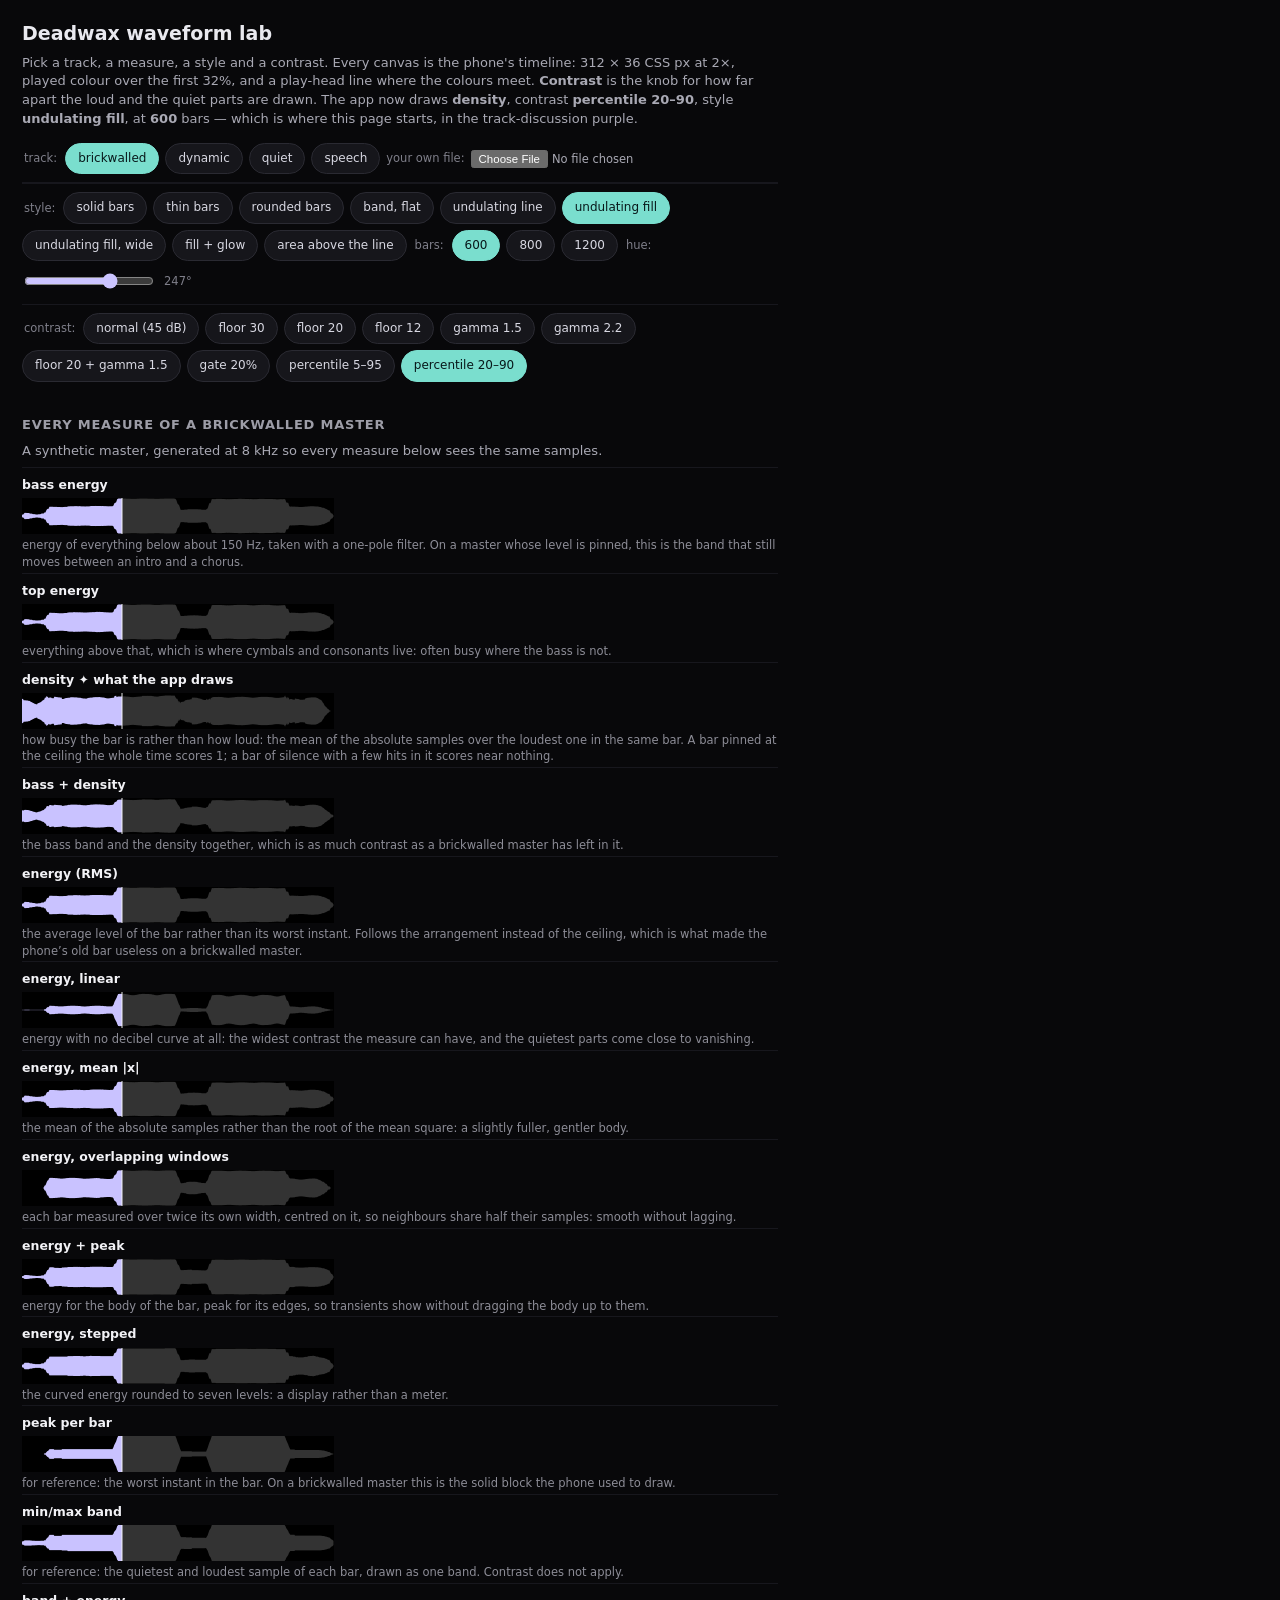
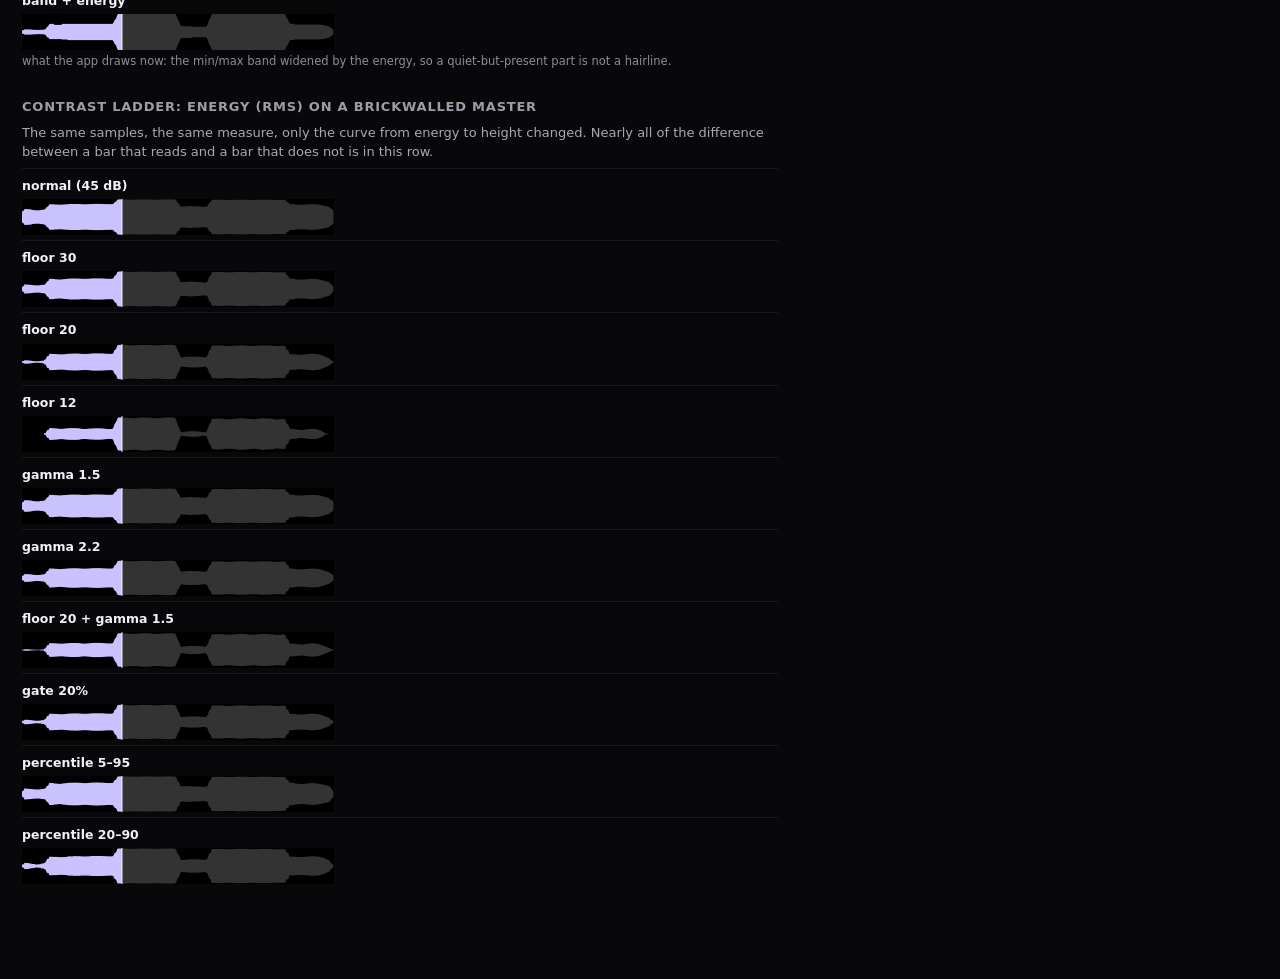
<file: waveform-lab.html>
<!doctype html>
<html lang="en">
  <head>
    <meta charset="utf-8" />
    <meta name="viewport" content="width=device-width, initial-scale=1" />
    <title>Deadwax waveform lab</title>
    <style>
      :root {
        color-scheme: dark;
      }
      * {
        box-sizing: border-box;
      }
      body {
        margin: 0;
        padding: 20px 22px 90px;
        background: #08080a;
        color: #e9e9ef;
        font: 13px/1.45 system-ui, -apple-system, "Segoe UI", sans-serif;
        max-width: 800px;
      }
      h1 {
        margin: 0 0 6px;
        font-size: 19px;
      }
      h2 {
        margin: 26px 0 8px;
        font-size: 13px;
        letter-spacing: 0.06em;
        text-transform: uppercase;
        color: #9d9da7;
      }
      p.lead {
        margin: 0 0 6px;
        color: #a9a9b4;
      }
      .bar {
        position: sticky;
        top: 0;
        z-index: 2;
        display: flex;
        flex-wrap: wrap;
        gap: 6px;
        align-items: center;
        padding: 8px 0;
        background: #08080a;
        border-bottom: 1px solid #17171d;
      }
      .bar + .bar {
        border-top: 1px solid #17171d;
        border-bottom: 0;
      }
      button {
        padding: 6px 12px;
        color: #d8d8e2;
        background: #16161b;
        border: 1px solid #2a2a32;
        border-radius: 999px;
        font: inherit;
        font-size: 12px;
        cursor: pointer;
      }
      button.active {
        color: #08181a;
        background: #7adece;
        border-color: #7adece;
      }
      .label {
        color: #7f7f8a;
        font-size: 11.5px;
        padding: 6px 2px;
      }
      .filelabel {
        display: inline-flex;
        gap: 6px;
        align-items: center;
        color: #7f7f8a;
        font-size: 11.5px;
      }
      input[type='file'] {
        width: 180px;
        color: #a9a9b4;
        font: inherit;
        font-size: 11.5px;
      }
      input[type='range'] {
        width: 130px;
        accent-color: #cbc4ff;
      }
      .pick {
        padding: 8px 0 2px;
        border-top: 1px solid #17171d;
      }
      .pick b {
        display: block;
        color: #f2f2f6;
        font-size: 12.5px;
      }
      .pick canvas {
        display: block;
        width: 312px;
        height: 36px;
        margin: 4px 0 3px;
        background: #000;
      }
      .pick p {
        margin: 0;
        color: #8d8d97;
        font-size: 11.5px;
      }
    </style>
  </head>
  <body>
    <h1>Deadwax waveform lab</h1>
    <p class="lead">
      Pick a track, a measure, a style and a contrast. Every canvas is the phone's timeline: 312 × 36
      CSS px at 2×, played colour over the first 32%, and a play-head line where the colours meet.
      <b>Contrast</b> is the knob for how far apart the loud and the quiet parts are drawn. The app
      now draws <b>density</b>, contrast <b>percentile 20–90</b>, style <b>undulating fill</b>, at
      <b>600</b> bars — which is where this page starts, in the track-discussion purple.
    </p>

    <div class="bar" id="tracks"></div>
    <div class="bar" id="styles"></div>
    <div class="bar" id="contrasts"></div>

    <h2>every measure of <span id="track-name">a brickwalled master</span></h2>
    <p class="lead" id="status"></p>
    <div id="picks"></div>

    <h2>contrast ladder: energy (RMS) on <span id="ladder-name">this track</span></h2>
    <p class="lead">
      The same samples, the same measure, only the curve from energy to height changed. Nearly all of
      the difference between a bar that reads and a bar that does not is in this row.
    </p>
    <div id="ladder"></div>

    <script>
      const RATE = 8000; // what the app decodes at
      let BARS = 600; // what the app draws at
      const WIDTH = 312 * 2;
      const HEIGHT = 36 * 2;
      const PLAYED = 0.32;

      // ---------------------------------------------------------------- samples
      function noise(seed) {
        let state = seed >>> 0;
        return () => {
          state = (state * 1664525 + 1013904223) >>> 0;
          return state / 4294967296;
        };
      }

      /**
       * One synthetic track. `character` is what matters: "limited" is a brickwalled
       * master, where the loudest instant of every bar is the ceiling and only the
       * density of a section is left to tell the sections apart.
       */
      function makeTrack(character, seconds = 95) {
        const count = RATE * seconds;
        const samples = new Float32Array(count);
        const rand = noise(character.length * 7919 + seconds);
        const sections = [
          { at: 0.0, gain: 0.22, density: 0.25, tone: 0.06 },
          { at: 0.08, gain: 0.6, density: 0.45, tone: 0.16 },
          { at: 0.3, gain: 1.0, density: 0.95, tone: 0.22 },
          { at: 0.5, gain: 0.5, density: 0.18, tone: 0.1 },
          { at: 0.6, gain: 1.0, density: 0.9, tone: 0.2 },
          { at: 0.85, gain: 0.55, density: 0.5, tone: 0.12 }
        ];
        for (let index = 0; index < count; index += 1) {
          const where = index / count;
          let section = sections[0];
          for (const candidate of sections) if (where >= candidate.at) section = candidate;
          const fade = where > 0.94 ? Math.max(0, (1 - where) / 0.06) : 1;
          const wobble = 0.75 + 0.25 * Math.sin(where * Math.PI * 26 + character.length);
          const bass = Math.sin((2 * Math.PI * 70 * index) / RATE);
          const body = Math.sin((2 * Math.PI * 220 * index) / RATE) * 0.5;
          const hat = rand() * 2 - 1;
          const raw = (bass + body + hat * 0.35) * section.tone * wobble * fade * 8;
          let value;
          if (character === 'limited') {
            const duty = 0.2 + 0.8 * section.density;
            const on = Math.sin(index * 0.0009 + section.at * 90) * 0.5 + 0.5 < duty;
            value = Math.tanh(raw * 3.6) * (on ? 1 : 0.08) * section.gain * 0.98;
          } else if (character === 'dynamic') {
            value = Math.tanh(raw * 1.1) * section.gain * 0.95;
          } else if (character === 'quiet') {
            value = Math.tanh(raw * 0.35) * section.gain * 0.22;
          } else {
            const gate = Math.sin(where * Math.PI * 7) > -0.2 ? 1 : 0.04;
            value = Math.tanh(raw * 1.6) * section.gain * 0.9 * gate;
          }
          samples[index] = value;
        }
        return samples;
      }

      // ------------------------------------------------------- measuring a slice
      function perBar(samples, bars, measure) {
        const out = [];
        const per = Math.max(1, Math.floor(samples.length / bars));
        for (let bar = 0; bar < bars; bar += 1) {
          const from = bar * per;
          out.push(measure(from, Math.min(samples.length, from + per)));
        }
        return out;
      }

      const peakOf = (samples) => (from, to) => {
        let peak = 0;
        for (let index = from; index < to; index += 1) {
          const value = Math.abs(samples[index]);
          if (value > peak) peak = value;
        }
        return peak;
      };

      const energyOf = (samples) => (from, to) => {
        let sum = 0;
        for (let index = from; index < to; index += 1) sum += samples[index] * samples[index];
        return Math.sqrt(sum / Math.max(1, to - from));
      };

      const meanAbsoluteOf = (samples) => (from, to) => {
        let sum = 0;
        for (let index = from; index < to; index += 1) sum += Math.abs(samples[index]);
        return sum / Math.max(1, to - from);
      };

      /**
       * The samples split into what a one-pole filter calls bass and the rest.
       *
       * A measure of the bass alone is worth having because on a brickwalled master
       * the overall level barely moves: the loudness is pinned, and what still
       * changes between an intro and a chorus is which band is busy. Cached per
       * sample array, since every measure of a track is taken over the same one.
       */
      const bands = new WeakMap();
      function bassOf(samples) {
        if (bands.has(samples)) return bands.get(samples);
        const low = new Float32Array(samples.length);
        const high = new Float32Array(samples.length);
        const coefficient = 1 - Math.exp((-2 * Math.PI * 150) / RATE);
        let state = 0;
        for (let index = 0; index < samples.length; index += 1) {
          state += coefficient * (samples[index] - state);
          low[index] = state;
          high[index] = samples[index] - state;
        }
        const pair = { low, high };
        bands.set(samples, pair);
        return pair;
      }

      /**
       * How busy the bar is rather than how loud: the mean of the absolute samples
       * divided by the loudest one in the same bar.
       *
       * A bar that is at the ceiling the whole time scores 1; a bar that is silence
       * with a few hits in it scores near nothing. On a limited master this is the
       * contrast that survives the limiting, because the limiting is exactly what
       * removed the other one.
       */
      const densityOf = (samples) => (from, to) => {
        let sum = 0;
        let peak = 0;
        for (let index = from; index < to; index += 1) {
          const value = Math.abs(samples[index]);
          sum += value;
          if (value > peak) peak = value;
        }
        const count = Math.max(1, to - from);
        return peak > 1e-6 ? sum / count / peak : 0;
      };

      // -------------------------------------------------------- the contrast knob
      /**
       * A contrast preset turns a set of measured levels into heights in 0..1.
       *
       * `percentile`, when set, maps that pair of percentiles onto 0 and 1 before
       * anything else, which is the strongest lever of the lot: a single loud moment
       * no longer decides the scale for the whole track.
       * `floorDb` says how far below the top still counts; a *smaller* window spreads
       * the same music over more of the height, so quiet parts get thinner.
       * `gamma` bends the curve: above 1 it pulls the middle and the quiet down, which
       * is the "more contrast" half of the same effect, and it works even when the
       * measure is linear.
       * `gate` flattens everything below it to nothing, then rescales what is left.
       */
      const PRESETS = [
        ['normal (45 dB)', { floorDb: 45, gamma: 1 }],
        ['floor 30', { floorDb: 30, gamma: 1 }],
        ['floor 20', { floorDb: 20, gamma: 1 }],
        ['floor 12', { floorDb: 12, gamma: 1 }],
        ['gamma 1.5', { floorDb: 45, gamma: 1.5 }],
        ['gamma 2.2', { floorDb: 45, gamma: 2.2 }],
        ['floor 20 + gamma 1.5', { floorDb: 20, gamma: 1.5 }],
        ['gate 20%', { floorDb: 30, gamma: 1.2, gate: 0.2 }],
        ['percentile 5–95', { percentile: [5, 95], gamma: 1.2 }],
        ['percentile 20–90', { percentile: [20, 90], gamma: 1.4 }]
      ];

      let contrast = PRESETS[0];

      function shapeUnit(unit, options) {
        const gamma = options.gamma ?? 1;
        const gate = options.gate ?? 0;
        return unit.map((value) => {
          const powered = gamma === 1 ? value : Math.pow(value, gamma);
          if (!gate) return powered;
          return Math.max(0, (powered - gate) / (1 - gate));
        });
      }

      /** Levels (linear, same units as the samples) to heights in 0..1. */
      function curve(levels, options = contrast[1], linear = false) {
        const sorted = [...levels].sort((left, right) => left - right);
        const at = (percent) =>
          sorted[Math.min(sorted.length - 1, Math.max(0, Math.round((percent / 100) * (sorted.length - 1))))] || 1e-6;
        const low = options.percentile ? at(options.percentile[0]) : 0;
        const high = options.percentile ? at(options.percentile[1]) : Math.max(...levels);
        const spread = Math.max(1e-6, high - low);
        const floorDb = linear ? null : options.floorDb ?? 45;
        const unit = levels.map((level) => {
          const clamped = Math.min(1, Math.max(0, (level - low) / spread));
          if (floorDb === null) return clamped;
          const decibels = 20 * Math.log10(Math.max(1e-6, clamped));
          return Math.max(0, Math.min(1, (decibels + floorDb) / floorDb));
        });
        return shapeUnit(unit, options);
      }

      // ------------------------------------------------------------- the measures
      const measures = {
        rms: (samples, bars) => curve(perBar(samples, bars, energyOf(samples))),
        rmsLinear: (samples, bars) => curve(perBar(samples, bars, energyOf(samples)), contrast[1], true),
        meanAbsolute: (samples, bars) => curve(perBar(samples, bars, meanAbsoluteOf(samples))),
        bass: (samples, bars) => curve(perBar(bassOf(samples).low, bars, energyOf(bassOf(samples).low))),
        top: (samples, bars) => curve(perBar(bassOf(samples).high, bars, energyOf(bassOf(samples).high))),
        density: (samples, bars) => curve(perBar(samples, bars, densityOf(samples))),
        bassPlusDensity: (samples, bars) => {
          const low = curve(perBar(bassOf(samples).low, bars, energyOf(bassOf(samples).low)));
          const business = curve(perBar(samples, bars, densityOf(samples)));
          return low.map((value, index) => Math.min(1, value * 0.6 + business[index] * 0.4));
        },
        overlap: (samples, bars) => {
          const per = Math.max(1, Math.floor(samples.length / bars));
          const half = Math.max(1, per);
          const levels = [];
          for (let bar = 0; bar < bars; bar += 1) {
            const centre = bar * per + Math.floor(per / 2);
            const from = Math.max(0, centre - half);
            const to = Math.min(samples.length, centre + half);
            let sum = 0;
            for (let index = from; index < to; index += 1) sum += samples[index] * samples[index];
            levels.push(Math.sqrt(sum / Math.max(1, to - from)));
          }
          return curve(levels);
        },
        blend: (samples, bars) => {
          const body = curve(perBar(samples, bars, energyOf(samples)));
          const edge = curve(perBar(samples, bars, peakOf(samples)));
          return body.map((value, index) => Math.min(1, value * 0.65 + edge[index] * 0.35));
        },
        stepped: (samples, bars) =>
          curve(perBar(samples, bars, energyOf(samples))).map((value) => Math.round(value * 7) / 7),
        peak: (samples, bars) => curve(perBar(samples, bars, peakOf(samples)), contrast[1], true),
        minMax: (samples, bars) => {
          const lows = [];
          const highs = [];
          perBar(samples, bars, (from, to) => {
            let low = 0;
            let high = 0;
            for (let index = from; index < to; index += 1) {
              if (samples[index] < low) low = samples[index];
              if (samples[index] > high) high = samples[index];
            }
            lows.push(low);
            highs.push(high);
            return 0;
          });
          const loudest = Math.max(...highs.map(Math.abs), ...lows.map(Math.abs)) || 1;
          return { lows: lows.map((value) => value / loudest), highs: highs.map((value) => value / loudest) };
        },
        bandEnergy: (samples, bars) => {
          const band = measures.minMax(samples, bars);
          const body = measures.rms(samples, bars);
          return {
            lows: band.lows.map((value, index) => Math.min(value, -body[index] / 2)),
            highs: band.highs.map((value, index) => Math.max(value, body[index] / 2))
          };
        }
      };

      const GENERATORS = [
        ['bass energy', 'energy of everything below about 150 Hz, taken with a one-pole filter. On a master whose level is pinned, this is the band that still moves between an intro and a chorus.', measures.bass],
        ['top energy', 'everything above that, which is where cymbals and consonants live: often busy where the bass is not.', measures.top],
        ['density ✦ what the app draws', 'how busy the bar is rather than how loud: the mean of the absolute samples over the loudest one in the same bar. A bar pinned at the ceiling the whole time scores 1; a bar of silence with a few hits in it scores near nothing.', measures.density],
        ['bass + density', 'the bass band and the density together, which is as much contrast as a brickwalled master has left in it.', measures.bassPlusDensity],
        ['energy (RMS)', 'the average level of the bar rather than its worst instant. Follows the arrangement instead of the ceiling, which is what made the phone’s old bar useless on a brickwalled master.', measures.rms],
        ['energy, linear', 'energy with no decibel curve at all: the widest contrast the measure can have, and the quietest parts come close to vanishing.', measures.rmsLinear],
        ['energy, mean |x|', 'the mean of the absolute samples rather than the root of the mean square: a slightly fuller, gentler body.', measures.meanAbsolute],
        ['energy, overlapping windows', 'each bar measured over twice its own width, centred on it, so neighbours share half their samples: smooth without lagging.', measures.overlap],
        ['energy + peak', 'energy for the body of the bar, peak for its edges, so transients show without dragging the body up to them.', measures.blend],
        ['energy, stepped', 'the curved energy rounded to seven levels: a display rather than a meter.', measures.stepped],
        ['peak per bar', 'for reference: the worst instant in the bar. On a brickwalled master this is the solid block the phone used to draw.', measures.peak],
        ['min/max band', 'for reference: the quietest and loudest sample of each bar, drawn as one band. Contrast does not apply.', measures.minMax],
        ['band + energy', 'what the app draws now: the min/max band widened by the energy, so a quiet-but-present part is not a hairline.', measures.bandEnergy]
      ];

      const STYLES = [
        ['solid bars', { kind: 'bars', gap: 0 }],
        ['thin bars', { kind: 'bars', gap: 0.35 }],
        ['rounded bars', { kind: 'bars', gap: 0.3, round: true }],
        ['band, flat', { kind: 'fill', smooth: 0 }],
        ['undulating line', { kind: 'stroke', smooth: 5 }],
        ['undulating fill', { kind: 'fill', smooth: 5 }],
        ['undulating fill, wide', { kind: 'fill', smooth: 11 }],
        ['fill + glow', { kind: 'fill', smooth: 5, glow: true }],
        ['area above the line', { kind: 'area', smooth: 5 }]
      ];

      let PLAYED_FILL = 'hsl(247 100% 88%)'; // the app's fallback hue
      let hue = 247;
      const REST_FILL = 'rgba(255,255,255,.2)';
      const PLAYED_STROKE = '#ded9ff';
      const REST_STROKE = 'rgba(255,255,255,.35)';

      let style = STYLES[5]; // undulating fill, which is what the app draws
      let selected = 'limited';
      let own = null;
      let ownName = '';
      contrast = PRESETS[9]; // percentile 20–90, which is what the app draws

      // ------------------------------------------------------------------ drawing
      function prepare(canvas) {
        canvas.width = WIDTH;
        canvas.height = HEIGHT;
        const ctx = canvas.getContext('2d');
        ctx.clearRect(0, 0, WIDTH, HEIGHT);
        ctx.lineJoin = 'round';
        ctx.lineCap = 'round';
        return ctx;
      }

      function envelopeOf(points) {
        if (points.lows) return { upper: points.highs, lower: points.lows };
        return { upper: points, lower: points.map((value) => -value) };
      }

      function smoothed(values, span) {
        if (!span) return values;
        return values.map((_value, index) => {
          let sum = 0;
          for (let at = index - span; at <= index + span; at += 1) {
            sum += values[Math.min(values.length - 1, Math.max(0, at))];
          }
          return sum / (span * 2 + 1);
        });
      }

      function silhouette(upper, lower) {
        const bars = upper.length;
        const slot = WIDTH / bars;
        const path = new Path2D();
        upper.forEach((value, index) => {
          const x = index * slot;
          const y = ((1 - value) * HEIGHT) / 2;
          if (index === 0) path.moveTo(x, y);
          else path.lineTo(x, y);
        });
        for (let index = bars - 1; index >= 0; index -= 1) {
          path.lineTo(index * slot, ((1 - lower[index]) * HEIGHT) / 2);
        }
        path.closePath();
        return path;
      }

      function singleLine(values) {
        const bars = values.length;
        const slot = WIDTH / bars;
        const path = new Path2D();
        values.forEach((value, index) => {
          const x = index * slot;
          const y = ((1 - value) * HEIGHT) / 2;
          if (index === 0) path.moveTo(x, y);
          else path.lineTo(x, y);
        });
        return path;
      }

      function drawHead(ctx) {
        ctx.fillStyle = 'rgba(255,255,255,.9)';
        ctx.fillRect(Math.round(WIDTH * PLAYED) - 1, 0, 2, HEIGHT);
      }

      function split(ctx, draw) {
        const played = WIDTH * PLAYED;
        ctx.save();
        ctx.beginPath();
        ctx.rect(0, 0, played, HEIGHT);
        ctx.clip();
        draw(PLAYED_FILL, PLAYED_STROKE);
        ctx.restore();
        ctx.save();
        ctx.beginPath();
        ctx.rect(played, 0, WIDTH - played, HEIGHT);
        ctx.clip();
        draw(REST_FILL, REST_STROKE);
        ctx.restore();
      }

      function render(ctx, points, chosen = style) {
        const config = chosen[1];
        const { upper, lower } = envelopeOf(points);
        const top = smoothed(upper, config.smooth);
        const bottom = smoothed(lower, config.smooth);
        if (config.glow) {
          ctx.shadowColor = 'rgba(122,222,206,.7)';
          ctx.shadowBlur = 14;
        }
        if (config.kind === 'bars') {
          const bars = top.length;
          const slot = WIDTH / bars;
          const width = Math.max(1, slot * (1 - config.gap));
          for (let index = 0; index < bars; index += 1) {
            const barHeight = Math.max(1, ((top[index] - bottom[index]) * HEIGHT) / 2);
            const x = index * slot;
            const y = ((1 - top[index]) * HEIGHT) / 2;
            ctx.fillStyle = index < bars * PLAYED ? PLAYED_FILL : REST_FILL;
            if (config.round) {
              const radius = Math.min(width / 2, 2);
              ctx.beginPath();
              ctx.moveTo(x, y + radius);
              ctx.arcTo(x, y, x + width, y, radius);
              ctx.arcTo(x + width, y, x + width, y + barHeight, radius);
              ctx.arcTo(x + width, y + barHeight, x, y + barHeight, radius);
              ctx.arcTo(x, y + barHeight, x, y, radius);
              ctx.fill();
            } else {
              ctx.fillRect(x, y, width, barHeight);
            }
          }
        } else if (config.kind === 'fill') {
          const path = silhouette(top, bottom);
          split(ctx, (fill) => {
            ctx.fillStyle = fill;
            ctx.fill(path);
          });
        } else if (config.kind === 'stroke') {
          const up = singleLine(top);
          const down = singleLine(bottom);
          split(ctx, (_fill, stroke) => {
            ctx.strokeStyle = stroke;
            ctx.lineWidth = 3;
            ctx.stroke(up);
            ctx.stroke(down);
          });
        } else if (config.kind === 'area') {
          const bars = top.length;
          const slot = WIDTH / bars;
          const path = new Path2D();
          path.moveTo(0, HEIGHT / 2);
          top.forEach((value, index) => path.lineTo(index * slot, ((1 - value) * HEIGHT) / 2));
          path.lineTo(WIDTH, HEIGHT / 2);
          path.closePath();
          split(ctx, (fill) => {
            ctx.fillStyle = fill;
            ctx.fill(path);
          });
        }
        ctx.shadowBlur = 0;
        drawHead(ctx);
      }

      // -------------------------------------------------------------- the page
      const synthetic = new Map();
      function trackFor(character) {
        if (!synthetic.has(character)) synthetic.set(character, makeTrack(character));
        return synthetic.get(character);
      }

      const TRACKS = [
        ['limited', 'brickwalled'],
        ['dynamic', 'dynamic'],
        ['quiet', 'quiet'],
        ['spoken', 'speech']
      ];

      const DESCRIPTION = {
        limited: 'a brickwalled master',
        dynamic: 'a dynamic master',
        quiet: 'a quiet master',
        spoken: 'speech, with long gaps'
      };

      function samplesFor(key) {
        if (key === 'yours') return own;
        return trackFor(key);
      }

      function pick(title, note, draw) {
        const box = document.createElement('div');
        box.className = 'pick';
        const label = document.createElement('b');
        label.textContent = title;
        const canvas = document.createElement('canvas');
        const caption = document.createElement('p');
        caption.textContent = note;
        box.append(label, canvas, caption);
        draw(prepare(canvas));
        return box;
      }

      function buttonRow(host, labelText, entries, isActive, onPick) {
        host.innerHTML = '';
        const label = document.createElement('span');
        label.className = 'label';
        label.textContent = labelText;
        host.append(label);
        for (const entry of entries) {
          const button = document.createElement('button');
          button.textContent = entry.text;
          button.className = isActive(entry) ? 'active' : '';
          button.addEventListener('click', () => onPick(entry));
          host.append(button);
        }
        return host;
      }

      function renderTrackButtons() {
        const host = document.getElementById('tracks');
        const entries = TRACKS.map(([key, text]) => ({ key, text }));
        if (own) entries.push({ key: 'yours', text: ownName });
        buttonRow(
          host,
          'track:',
          entries,
          (entry) => entry.key === selected,
          (entry) => {
            selected = entry.key;
            renderTrackButtons();
            renderAll();
          }
        );
        const fileLabel = document.createElement('label');
        fileLabel.className = 'filelabel';
        fileLabel.append(document.createTextNode(own ? 'replace:' : 'your own file: '));
        const input = document.createElement('input');
        input.type = 'file';
        input.accept = 'audio/*';
        input.id = 'file';
        input.addEventListener('change', (event) => {
          const file = event.target.files?.[0];
          if (file) void readOwn(file);
        });
        fileLabel.append(input);
        host.append(fileLabel);
      }

      function renderStyleButtons() {
        const entries = STYLES.map((candidate) => ({ candidate, text: candidate[0] }));
        buttonRow(
          document.getElementById('styles'),
          'style:',
          entries,
          (entry) => entry.candidate === style,
          (entry) => {
            style = entry.candidate;
            renderStyleButtons();
            renderAll();
          }
        );
        const host = document.getElementById('styles');
        const countLabel = document.createElement('span');
        countLabel.className = 'label';
        countLabel.textContent = 'bars:';
        host.append(countLabel);
        for (const count of [600, 800, 1200]) {
          const button = document.createElement('button');
          button.textContent = String(count);
          button.className = count === BARS ? 'active' : '';
          button.addEventListener('click', () => {
            BARS = count;
            renderStyleButtons();
            renderAll();
          });
          host.append(button);
        }
        // The hue the app takes from the track's file id, which is what the played
        // part is tinted with. Lightness and saturation are fixed there, so every hue
        // reads against the dim rest of the track; this is the knob for checking that.
        const hueLabel = document.createElement('span');
        hueLabel.className = 'label';
        hueLabel.textContent = 'hue:';
        const hueInput = document.createElement('input');
        hueInput.type = 'range';
        hueInput.min = '0';
        hueInput.max = '360';
        hueInput.value = String(hue);
        hueInput.id = 'hue';
        const hueValue = document.createElement('span');
        hueValue.className = 'label';
        hueValue.textContent = `${hue}°`;
        hueInput.addEventListener('input', () => {
          hueValue.textContent = `${hueInput.value}°`;
        });
        hueInput.addEventListener('change', () => {
          hue = Number(hueInput.value);
          PLAYED_FILL = `hsl(${hue} 100% 88%)`;
          renderAll();
        });
        host.append(hueLabel, hueInput, hueValue);
      }

      function renderContrastButtons() {
        const entries = PRESETS.map((candidate) => ({ candidate, text: candidate[0] }));
        buttonRow(
          document.getElementById('contrasts'),
          'contrast:',
          entries,
          (entry) => entry.candidate === contrast,
          (entry) => {
            contrast = entry.candidate;
            renderContrastButtons();
            renderAll();
          }
        );
      }

      function renderAll() {
        const samples = samplesFor(selected);
        const name = DESCRIPTION[selected] ?? ownName;
        document.getElementById('track-name').textContent = name;
        document.getElementById('ladder-name').textContent = name;
        const status = document.getElementById('status');
        const host = document.getElementById('picks');
        const ladder = document.getElementById('ladder');
        host.innerHTML = '';
        ladder.innerHTML = '';
        if (!samples) {
          status.textContent = 'Pick a file above to draw your own track in every measure below.';
          return;
        }
        status.textContent =
          selected === 'yours'
            ? `${ownName} — ${(samples.length / RATE).toFixed(0)} s decoded at 8 kHz, which is what the app decodes at.`
            : 'A synthetic master, generated at 8 kHz so every measure below sees the same samples.';
        for (const [title, note, generate] of GENERATORS) {
          host.append(pick(title, note, (ctx) => render(ctx, generate(samples, BARS))));
        }
        for (const preset of PRESETS) {
          ladder.append(
            pick(preset[0], '', (ctx) => {
              const levels = perBar(samples, BARS, energyOf(samples));
              render(ctx, curve(levels, preset[1]));
            })
          );
        }
      }

      async function readOwn(file) {
        const status = document.getElementById('status');
        status.textContent = `reading ${file.name}…`;
        try {
          const bytes = await file.arrayBuffer();
          const low = new OfflineAudioContext(1, 1, RATE);
          const buffer = await low.decodeAudioData(bytes);
          own = buffer.getChannelData(0);
          ownName = file.name;
          selected = 'yours';
          renderTrackButtons();
          renderAll();
        } catch (error) {
          status.textContent = `could not decode that file: ${error}`;
        }
      }

      renderStyleButtons();
      renderContrastButtons();
      renderTrackButtons();
      renderAll();
    </script>
  </body>
</html>
</file>
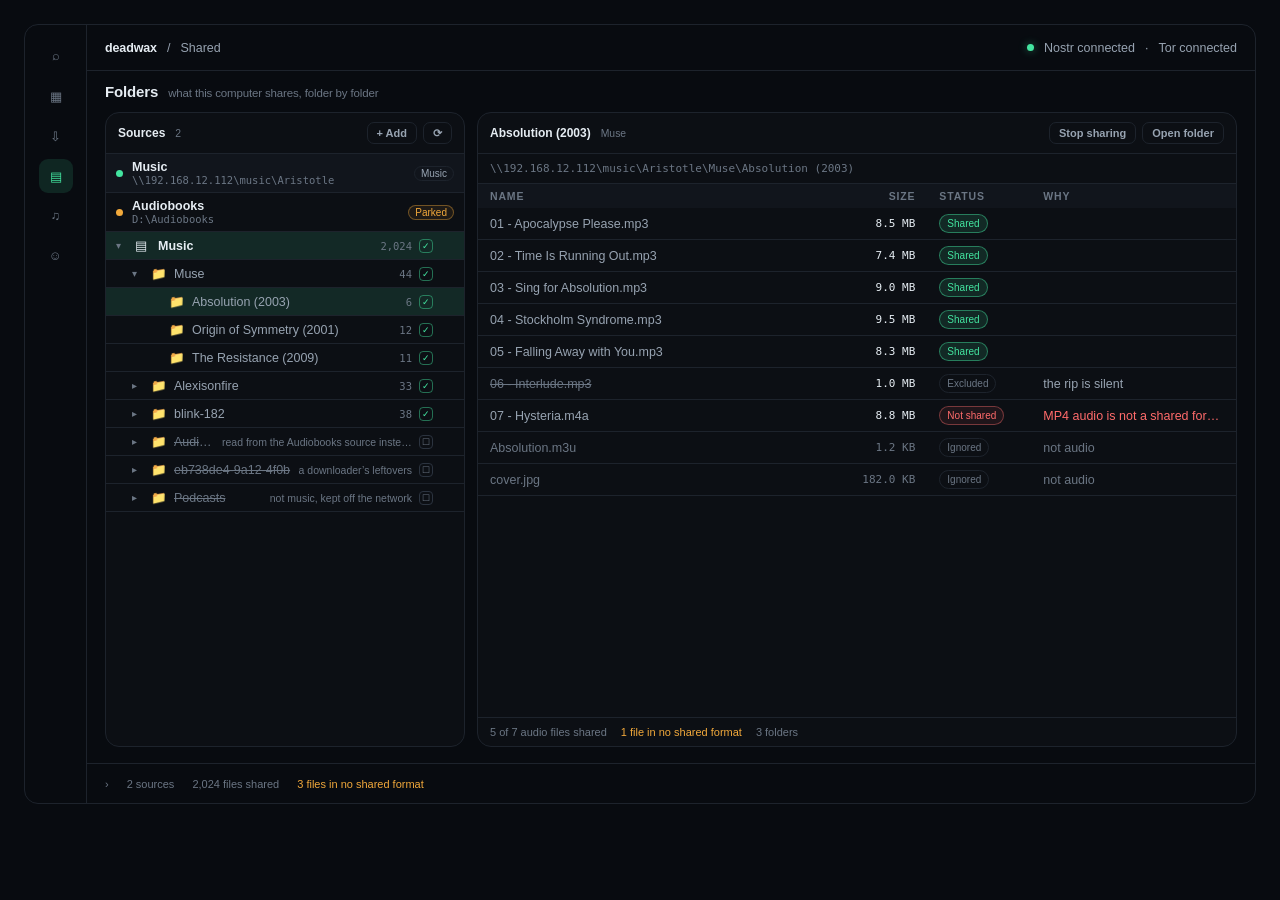
<file: docs/folders-mock-console.html>
<!doctype html>
<html lang="en">
  <head>
    <meta charset="utf-8" />
    <meta name="viewport" content="width=device-width, initial-scale=1" />
    <title>Deadwax folders — console mock</title>
    <!--
      The folders screen in the app's own console skin, for approval before it is
      built. Same information as folders-mock.html — sources, a tree, per-folder
      sharing, and a file status that says why something is not shared — drawn with
      the tokens src/theme.css already uses: #0c0f14 panels, a --line hairline, one
      small card header, mono figures, and the green accent for what is live.
    -->
    <style>
      :root {
        --bg: #080b10;
        --panel: #0c0f14;
        --panel-raised: #11151c;
        --sunken: #090c11;
        --line: #1d232c;
        --line-strong: #2b333f;
        --text: #e6edf3;
        --muted: #97a3b1;
        --dim: #6b7684;
        --accent: #43e5a0;
        --accent-soft: rgba(67, 229, 160, 0.12);
        --accent-line: rgba(67, 229, 160, 0.45);
        --warn: #f2a93b;
        --danger: #ff6b6b;
        --mono: ui-monospace, SFMono-Regular, Menlo, Consolas, monospace;
        font-family: -apple-system, "Segoe UI", Roboto, Helvetica, Arial, sans-serif;
        font-size: 12.5px;
        color: var(--text);
        background: var(--bg);
      }
      * { box-sizing: border-box; }
      body { margin: 0; padding: 24px; display: flex; justify-content: center; }
      .window {
        width: 1240px;
        height: 780px;
        display: grid;
        grid-template-columns: 62px minmax(0, 1fr);
        background: var(--bg);
        border: 1px solid var(--line);
        border-radius: 14px;
        overflow: hidden;
      }
      .rail { border-inline-end: 1px solid var(--line); display: flex; flex-direction: column; gap: 6px; padding: 14px 0; align-items: center; }
      .rail span { width: 34px; height: 34px; display: grid; place-items: center; border-radius: 9px; color: var(--dim); }
      .rail span.on { color: var(--accent); background: var(--accent-soft); }
      .main { display: grid; grid-template-rows: 46px minmax(0, 1fr) 40px; min-width: 0; }
      .topbar { display: flex; align-items: center; gap: 10px; padding: 0 18px; border-bottom: 1px solid var(--line); color: var(--muted); }
      .topbar b { color: var(--text); font-weight: 600; letter-spacing: -0.01em; }
      .dot { width: 7px; height: 7px; border-radius: 50%; background: var(--accent); box-shadow: 0 0 8px var(--accent-line); }

      .page { padding: 12px 18px 16px; display: flex; flex-direction: column; gap: 12px; min-height: 0; }
      .page-title { display: flex; align-items: baseline; gap: 10px; color: var(--text); font-size: 15px; font-weight: 600; letter-spacing: -0.01em; }
      .page-title small { color: var(--dim); font-size: 11.5px; font-weight: 400; }

      .split { display: grid; grid-template-columns: minmax(0, 360px) minmax(0, 1fr); gap: 12px; min-height: 0; flex: 1 1 auto; }
      .card { display: flex; flex-direction: column; min-height: 0; background: var(--panel); border: 1px solid var(--line); border-radius: 14px; overflow: hidden; }
      .head { display: flex; align-items: center; gap: 10px; padding: 9px 12px; border-bottom: 1px solid var(--line); }
      .head > span { color: var(--text); font-size: 12px; font-weight: 600; }
      .head small { color: var(--dim); }
      .head .tools { margin-inline-start: auto; display: flex; gap: 6px; }
      .btn {
        height: 22px; padding: 0 9px; display: inline-grid; place-items: center;
        color: var(--muted); background: transparent; border: 1px solid var(--line);
        border-radius: 7px; font: inherit; font-size: 11px; font-weight: 600;
      }
      .btn.primary { color: var(--accent); background: var(--accent-soft); border-color: var(--accent-line); }

      /* Sources + tree */
      .scroll { overflow: auto; min-height: 0; flex: 1 1 auto; }
      .source, .node { display: grid; align-items: center; gap: 8px; padding: 6px 10px; }
      .source { grid-template-columns: 8px minmax(0, 1fr) auto; border-bottom: 1px solid var(--line); }
      .source.sel { background: var(--panel-raised); }
      .source b { display: block; color: var(--text); font-weight: 600; overflow: hidden; text-overflow: ellipsis; white-space: nowrap; }
      .source small { display: block; color: var(--dim); font-family: var(--mono); font-size: 10.5px; overflow: hidden; text-overflow: ellipsis; white-space: nowrap; }
      .led { width: 7px; height: 7px; border-radius: 50%; background: var(--accent); }
      .led.off { background: var(--warn); }
      .badge { padding: 1px 6px; color: var(--muted); background: var(--panel-raised); border: 1px solid var(--line); border-radius: 999px; font-size: 10px; }
      .badge.off { color: var(--warn); border-color: rgba(242, 169, 59, 0.4); background: rgba(242, 169, 59, 0.08); }

      .node { display: grid; grid-template-columns: 12px 16px minmax(0, 1fr) minmax(0, auto) auto 14px; align-items: center; gap: 7px; padding: 6px 10px; border-bottom: 1px solid var(--line); cursor: default; }
      .node:hover { background: var(--panel-raised); }
      .node.sel { background: var(--accent-soft); }
      .node .name { color: var(--muted); overflow: hidden; text-overflow: ellipsis; white-space: nowrap; }
      .node.root .name { color: var(--text); font-weight: 600; }
      .node.excluded .name { color: var(--dim); text-decoration: line-through; }
      .node .why { max-width: 190px; color: var(--dim); font-size: 10.5px; overflow: hidden; text-overflow: ellipsis; white-space: nowrap; }
      .node .count { color: var(--dim); font-family: var(--mono); font-size: 10.5px; }
      .twisty { color: var(--dim); font-size: 10px; }
      .tick { width: 14px; height: 14px; display: grid; place-items: center; color: var(--accent); border: 1px solid var(--accent-line); border-radius: 4px; font-size: 9px; }
      .tick.off { color: var(--dim); border-color: var(--line-strong); }

      /* Contents */
      table { width: 100%; border-collapse: collapse; table-layout: fixed; }
      th { position: sticky; top: 0; padding: 6px 12px; text-align: start; color: var(--dim); background: var(--panel-raised); font-size: 10.5px; font-weight: 600; letter-spacing: 0.08em; text-transform: uppercase; }
      td { padding: 6px 12px; border-bottom: 1px solid var(--line); color: var(--muted); overflow: hidden; text-overflow: ellipsis; white-space: nowrap; vertical-align: middle; }
      th:nth-child(1), td:nth-child(1) { width: auto; }
      th:nth-child(2), td:nth-child(2) { width: 84px; }
      th:nth-child(3), td:nth-child(3) { width: 104px; }
      th:nth-child(4), td:nth-child(4) { width: 27%; }
      td.num { text-align: end; color: var(--text); font-family: var(--mono); font-size: 11px; }
      tr:hover td { background: var(--panel-raised); }
      tr.excluded td.name { color: var(--dim); text-decoration: line-through; }
      tr.unsupported td.reason, tr.unsupported td.cell-status { color: var(--danger); }
      tr.ignored td { color: var(--dim); }
      .pill { display: inline-block; padding: 1px 7px; border: 1px solid var(--line); border-radius: 999px; font-size: 10px; line-height: 1.5; vertical-align: middle; color: var(--muted); }
      .pill.ok { color: var(--accent); border-color: var(--accent-line); background: var(--accent-soft); }
      .pill.off { color: var(--danger); border-color: rgba(255, 107, 107, 0.4); background: rgba(255, 107, 107, 0.08); }
      .pill.dim { color: var(--dim); }
      .crumb { padding: 8px 12px; border-bottom: 1px solid var(--line); color: var(--dim); font-family: var(--mono); font-size: 11px; overflow: hidden; text-overflow: ellipsis; white-space: nowrap; }
      .summary { display: flex; gap: 14px; padding: 8px 12px; border-top: 1px solid var(--line); color: var(--dim); font-size: 11px; }
      .summary .warn { color: var(--warn); }

      .statusbar { display: flex; align-items: center; gap: 18px; padding: 0 18px; border-top: 1px solid var(--line); color: var(--dim); font-size: 11px; }
    </style>
  </head>
  <body>
    <div class="window">
      <nav class="rail" aria-label="Views">
        <span>⌕</span><span>▦</span><span>⇩</span><span class="on">▤</span><span>♫</span><span>☺</span>
      </nav>
      <div class="main">
        <header class="topbar"><b>deadwax</b><span>/</span><span>Shared</span><span style="flex: 1"></span><i class="dot"></i><span>Nostr connected</span><span>·</span><span>Tor connected</span></header>

        <div class="page">
          <div class="page-title">Folders <small>what this computer shares, folder by folder</small></div>

          <div class="split">
            <section class="card" aria-label="Sources and folders">
              <div class="head"><span>Sources</span><small>2</small><div class="tools"><button class="btn">+ Add</button><button class="btn">⟳</button></div></div>
              <div class="scroll" id="sources">
                <div class="source sel"><i class="led"></i><span><b>Music</b><small>\\192.168.12.112\music\Aristotle</small></span><span class="badge">Music</span></div>
                <div class="source"><i class="led off"></i><span><b>Audiobooks</b><small>D:\Audiobooks</small></span><span class="badge off">Parked</span></div>
                <div class="node root sel">
                  <span class="twisty">▾</span><span>▤</span>
                  <span class="name">Music</span><span class="count">2,024</span><span class="tick">✓</span>
                </div>
                <div class="node" style="padding-inline-start:26px"><span class="twisty">▾</span><span>📁</span><span class="name">Muse</span><span class="count">44</span><span class="tick">✓</span></div>
                <div class="node sel" style="padding-inline-start:44px"><span class="twisty"></span><span>📁</span><span class="name">Absolution (2003)</span><span class="count">6</span><span class="tick">✓</span></div>
                <div class="node" style="padding-inline-start:44px"><span class="twisty"></span><span>📁</span><span class="name">Origin of Symmetry (2001)</span><span class="count">12</span><span class="tick">✓</span></div>
                <div class="node" style="padding-inline-start:44px"><span class="twisty"></span><span>📁</span><span class="name">The Resistance (2009)</span><span class="count">11</span><span class="tick">✓</span></div>
                <div class="node" style="padding-inline-start:26px"><span class="twisty">▸</span><span>📁</span><span class="name">Alexisonfire</span><span class="count">33</span><span class="tick">✓</span></div>
                <div class="node" style="padding-inline-start:26px"><span class="twisty">▸</span><span>📁</span><span class="name">blink-182</span><span class="count">38</span><span class="tick">✓</span></div>
                <div class="node excluded" style="padding-inline-start:26px"><span class="twisty">▸</span><span>📁</span><span class="name">Audiobooks</span><span class="why">read from the Audiobooks source instead</span><span class="tick off">☐</span></div>
                <div class="node excluded" style="padding-inline-start:26px"><span class="twisty">▸</span><span>📁</span><span class="name">eb738de4-9a12-4f0b</span><span class="why">a downloader’s leftovers</span><span class="tick off">☐</span></div>
                <div class="node excluded" style="padding-inline-start:26px"><span class="twisty">▸</span><span>📁</span><span class="name">Podcasts</span><span class="why">not music, kept off the network</span><span class="tick off">☐</span></div>
              </div>
            </section>

            <section class="card" aria-label="Folder contents">
              <div class="head"><span>Absolution (2003)</span><small>Muse</small><div class="tools"><button class="btn">Stop sharing</button><button class="btn">Open folder</button></div></div>
              <div class="crumb">\\192.168.12.112\music\Aristotle\Muse\Absolution (2003)</div>
              <div class="scroll">
                <table>
                  <thead><tr><th>Name</th><th style="text-align:end">Size</th><th>Status</th><th>Why</th></tr></thead>
                  <tbody>
                    <tr><td class="name">01 - Apocalypse Please.mp3</td><td class="num">8.5 MB</td><td class="cell-status"><span class="pill ok">Shared</span></td><td class="reason"></td></tr>
                    <tr><td class="name">02 - Time Is Running Out.mp3</td><td class="num">7.4 MB</td><td class="cell-status"><span class="pill ok">Shared</span></td><td class="reason"></td></tr>
                    <tr><td class="name">03 - Sing for Absolution.mp3</td><td class="num">9.0 MB</td><td class="cell-status"><span class="pill ok">Shared</span></td><td class="reason"></td></tr>
                    <tr><td class="name">04 - Stockholm Syndrome.mp3</td><td class="num">9.5 MB</td><td class="cell-status"><span class="pill ok">Shared</span></td><td class="reason"></td></tr>
                    <tr><td class="name">05 - Falling Away with You.mp3</td><td class="num">8.3 MB</td><td class="cell-status"><span class="pill ok">Shared</span></td><td class="reason"></td></tr>
                    <tr class="excluded"><td class="name">06 - Interlude.mp3</td><td class="num">1.0 MB</td><td class="cell-status"><span class="pill dim">Excluded</span></td><td class="reason">the rip is silent</td></tr>
                    <tr class="unsupported"><td class="name">07 - Hysteria.m4a</td><td class="num">8.8 MB</td><td class="cell-status"><span class="pill off">Not shared</span></td><td class="reason">MP4 audio is not a shared format</td></tr>
                    <tr class="ignored"><td class="name">Absolution.m3u</td><td class="num">1.2 KB</td><td class="cell-status"><span class="pill dim">Ignored</span></td><td class="reason">not audio</td></tr>
                    <tr class="ignored"><td class="name">cover.jpg</td><td class="num">182.0 KB</td><td class="cell-status"><span class="pill dim">Ignored</span></td><td class="reason">not audio</td></tr>
                  </tbody>
                </table>
              </div>
              <div class="summary"><span>5 of 7 audio files shared</span><span class="warn">1 file in no shared format</span><span>3 folders</span></div>
            </section>
          </div>
        </div>

        <footer class="statusbar"><span>›</span><span>2 sources</span><span>2,024 files shared</span><span style="color:var(--warn)">3 files in no shared format</span></footer>
      </div>
    </div>
  </body>
</html>
</file>
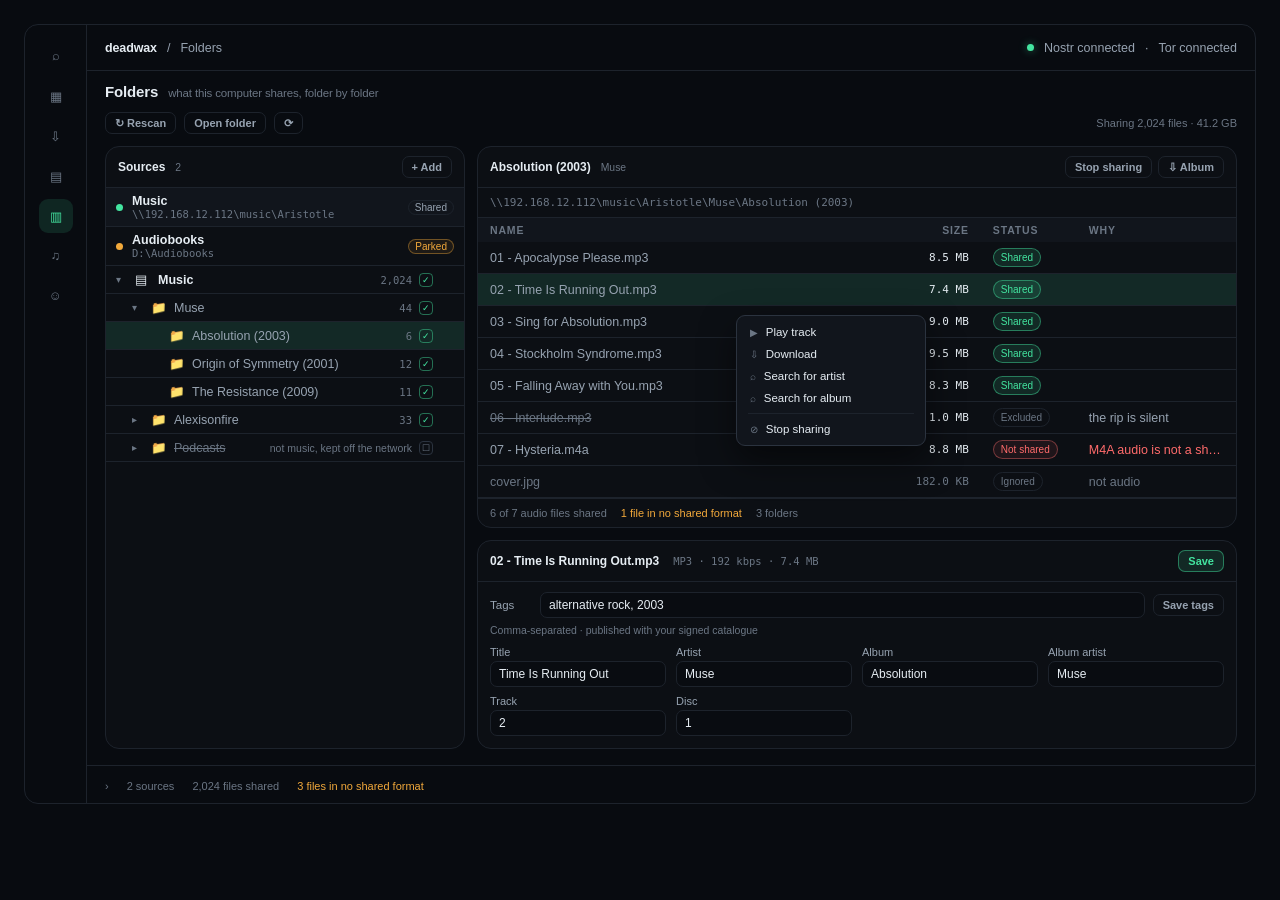
<file: docs/folders-mock-v2.html>
<!doctype html>
<html lang="en">
  <head>
    <meta charset="utf-8" />
    <meta name="viewport" content="width=device-width, initial-scale=1" />
    <title>Deadwax folders — console mock (v2, for review)</title>
    <!--
      The folders screen in the app's own console skin, for approval before it is
      built. Same information as folders-mock.html — sources, a tree, per-folder
      sharing, and a file status that says why something is not shared — drawn with
      the tokens src/theme.css already uses: #0c0f14 panels, a --line hairline, one
      small card header, mono figures, and the green accent for what is live.
    -->
    <style>
      :root {
        --bg: #080b10;
        --panel: #0c0f14;
        --panel-raised: #11151c;
        --sunken: #090c11;
        --line: #1d232c;
        --line-strong: #2b333f;
        --text: #e6edf3;
        --muted: #97a3b1;
        --dim: #6b7684;
        --accent: #43e5a0;
        --accent-soft: rgba(67, 229, 160, 0.12);
        --accent-line: rgba(67, 229, 160, 0.45);
        --warn: #f2a93b;
        --danger: #ff6b6b;
        --mono: ui-monospace, SFMono-Regular, Menlo, Consolas, monospace;
        font-family: -apple-system, "Segoe UI", Roboto, Helvetica, Arial, sans-serif;
        font-size: 12.5px;
        color: var(--text);
        background: var(--bg);
      }
      * { box-sizing: border-box; }
      body { margin: 0; padding: 24px; display: flex; justify-content: center; }
      .window {
        width: 1240px;
        height: 780px;
        display: grid;
        grid-template-columns: 62px minmax(0, 1fr);
        background: var(--bg);
        border: 1px solid var(--line);
        border-radius: 14px;
        overflow: hidden;
      }
      .rail { border-inline-end: 1px solid var(--line); display: flex; flex-direction: column; gap: 6px; padding: 14px 0; align-items: center; }
      .rail span { width: 34px; height: 34px; display: grid; place-items: center; border-radius: 9px; color: var(--dim); }
      .rail span.on { color: var(--accent); background: var(--accent-soft); }
      .main { display: grid; grid-template-rows: 46px minmax(0, 1fr) 40px; min-width: 0; }
      .topbar { display: flex; align-items: center; gap: 10px; padding: 0 18px; border-bottom: 1px solid var(--line); color: var(--muted); }
      .topbar b { color: var(--text); font-weight: 600; letter-spacing: -0.01em; }
      .dot { width: 7px; height: 7px; border-radius: 50%; background: var(--accent); box-shadow: 0 0 8px var(--accent-line); }

      .page { padding: 12px 18px 16px; display: flex; flex-direction: column; gap: 12px; min-height: 0; }
      .page-title { display: flex; align-items: baseline; gap: 10px; color: var(--text); font-size: 15px; font-weight: 600; letter-spacing: -0.01em; }
      .page-title small { color: var(--dim); font-size: 11.5px; font-weight: 400; }

      .split { display: grid; grid-template-columns: minmax(0, 360px) minmax(0, 1fr); gap: 12px; min-height: 0; flex: 1 1 auto; }
      .card { display: flex; flex-direction: column; min-height: 0; background: var(--panel); border: 1px solid var(--line); border-radius: 14px; overflow: hidden; }
      .head { display: flex; align-items: center; gap: 10px; padding: 9px 12px; border-bottom: 1px solid var(--line); }
      .head > span { color: var(--text); font-size: 12px; font-weight: 600; }
      .head small { color: var(--dim); }
      .head .tools { margin-inline-start: auto; display: flex; gap: 6px; }
      .btn {
        height: 22px; padding: 0 9px; display: inline-grid; place-items: center;
        color: var(--muted); background: transparent; border: 1px solid var(--line);
        border-radius: 7px; font: inherit; font-size: 11px; font-weight: 600;
      }
      .btn.primary { color: var(--accent); background: var(--accent-soft); border-color: var(--accent-line); }

      /* Sources + tree */
      .scroll { overflow: auto; min-height: 0; flex: 1 1 auto; }
      .source, .node { display: grid; align-items: center; gap: 8px; padding: 6px 10px; }
      .source { grid-template-columns: 8px minmax(0, 1fr) auto; border-bottom: 1px solid var(--line); }
      .source.sel { background: var(--panel-raised); }
      .source b { display: block; color: var(--text); font-weight: 600; overflow: hidden; text-overflow: ellipsis; white-space: nowrap; }
      .source small { display: block; color: var(--dim); font-family: var(--mono); font-size: 10.5px; overflow: hidden; text-overflow: ellipsis; white-space: nowrap; }
      .led { width: 7px; height: 7px; border-radius: 50%; background: var(--accent); }
      .led.off { background: var(--warn); }
      .badge { padding: 1px 6px; color: var(--muted); background: var(--panel-raised); border: 1px solid var(--line); border-radius: 999px; font-size: 10px; }
      .badge.off { color: var(--warn); border-color: rgba(242, 169, 59, 0.4); background: rgba(242, 169, 59, 0.08); }

      .node { display: grid; grid-template-columns: 12px 16px minmax(0, 1fr) minmax(0, auto) auto 14px; align-items: center; gap: 7px; padding: 6px 10px; border-bottom: 1px solid var(--line); cursor: default; }
      .node:hover { background: var(--panel-raised); }
      .node.sel { background: var(--accent-soft); }
      .node .name { color: var(--muted); overflow: hidden; text-overflow: ellipsis; white-space: nowrap; }
      .node.root .name { color: var(--text); font-weight: 600; }
      .node.excluded .name { color: var(--dim); text-decoration: line-through; }
      .node .why { max-width: 190px; color: var(--dim); font-size: 10.5px; overflow: hidden; text-overflow: ellipsis; white-space: nowrap; }
      .node .count { color: var(--dim); font-family: var(--mono); font-size: 10.5px; }
      .twisty { color: var(--dim); font-size: 10px; }
      .tick { width: 14px; height: 14px; display: grid; place-items: center; color: var(--accent); border: 1px solid var(--accent-line); border-radius: 4px; font-size: 9px; }
      .tick.off { color: var(--dim); border-color: var(--line-strong); }

      /* Contents */
      table { width: 100%; border-collapse: collapse; table-layout: fixed; }
      th { position: sticky; top: 0; padding: 6px 12px; text-align: start; color: var(--dim); background: var(--panel-raised); font-size: 10.5px; font-weight: 600; letter-spacing: 0.08em; text-transform: uppercase; }
      td { padding: 6px 12px; border-bottom: 1px solid var(--line); color: var(--muted); overflow: hidden; text-overflow: ellipsis; white-space: nowrap; vertical-align: middle; }
      th:nth-child(1), td:nth-child(1) { width: auto; }
      th:nth-child(2), td:nth-child(2) { width: 84px; }
      th:nth-child(3), td:nth-child(3) { width: 96px; }
      th:nth-child(4), td:nth-child(4) { width: 21%; }
      td.num { text-align: end; color: var(--text); font-family: var(--mono); font-size: 11px; }
      tr:hover td { background: var(--panel-raised); }
      tr.excluded td.name { color: var(--dim); text-decoration: line-through; }
      tr.unsupported td.reason, tr.unsupported td.cell-status { color: var(--danger); }
      tr.ignored td { color: var(--dim); }
      .pill { display: inline-block; padding: 1px 7px; border: 1px solid var(--line); border-radius: 999px; font-size: 10px; line-height: 1.5; vertical-align: middle; color: var(--muted); }
      .pill.ok { color: var(--accent); border-color: var(--accent-line); background: var(--accent-soft); }
      .pill.off { color: var(--danger); border-color: rgba(255, 107, 107, 0.4); background: rgba(255, 107, 107, 0.08); }
      .pill.dim { color: var(--dim); }
      .crumb { padding: 8px 12px; border-bottom: 1px solid var(--line); color: var(--dim); font-family: var(--mono); font-size: 11px; overflow: hidden; text-overflow: ellipsis; white-space: nowrap; }
      .summary { display: flex; gap: 14px; padding: 8px 12px; border-top: 1px solid var(--line); color: var(--dim); font-size: 11px; }
      .summary .warn { color: var(--warn); }


      /* Right column: the contents, and under it the tags + metadata tool. */
      .stack { display: flex; flex-direction: column; gap: 12px; min-height: 0; min-width: 0; }
      .stack > .contents { flex: 1 1 auto; }
      .stack > .editor { flex: 0 0 auto; }
      .tools-row { display: flex; align-items: center; gap: 8px; color: var(--dim); font-size: 11px; }
      .tools-row .grow { flex: 1 1 auto; }
      tr.sel td { background: var(--accent-soft); }
      tr { cursor: default; }

      .ctx {
        position: absolute; inset-inline-start: 34%; inset-block-start: 168px; z-index: 5;
        min-width: 190px; padding: 5px; display: flex; flex-direction: column;
        background: var(--panel-raised); border: 1px solid var(--line-strong);
        border-radius: 9px; box-shadow: 0 14px 34px rgba(0, 0, 0, 0.5);
      }
      .ctx button {
        display: flex; align-items: center; gap: 8px; padding: 5px 8px;
        color: var(--text); background: none; border: 0; border-radius: 6px;
        font: inherit; font-size: 11.5px; text-align: start;
      }
      .ctx button:hover { background: var(--hover); }
      .ctx button span { color: var(--dim); font-size: 10px; }
      .ctx hr { margin: 4px 6px; border: 0; border-top: 1px solid var(--line); }

      .editor-body { display: flex; flex-direction: column; gap: 6px; padding: 10px 12px 12px; }
      .tags-row { display: grid; grid-template-columns: 42px minmax(0, 1fr) auto; align-items: center; gap: 8px; color: var(--muted); font-size: 11.5px; }
      .editor-note { color: var(--dim); font-size: 10.5px; }
      .head .facts { color: var(--dim); font-family: var(--mono); font-size: 10.5px; margin-inline-start: 4px; }
      .meta-grid { display: grid; grid-template-columns: repeat(auto-fit, minmax(150px, 1fr)); gap: 8px 10px; margin-top: 4px; }
      .meta-grid label { display: flex; flex-direction: column; gap: 3px; color: var(--muted); font-size: 11px; }
      input {
        height: 26px; padding: 0 8px; color: var(--text); background: var(--sunken);
        border: 1px solid var(--line); border-radius: 7px; font: inherit; font-size: 12px; min-width: 0;
      }
      .editor .card, .contents { position: relative; }      .statusbar { display: flex; align-items: center; gap: 18px; padding: 0 18px; border-top: 1px solid var(--line); color: var(--dim); font-size: 11px; }
    </style>
  </head>
  <body>
    <div class="window">
      <nav class="rail" aria-label="Views">
        <span>⌕</span><span>▦</span><span>⇩</span><span>▤</span><span class="on">▥</span><span>♫</span><span>☺</span>
      </nav>
      <div class="main">
        <header class="topbar"><b>deadwax</b><span>/</span><span>Folders</span><span style="flex: 1"></span><i class="dot"></i><span>Nostr connected</span><span>·</span><span>Tor connected</span></header>

        <div class="page">
          <div class="page-title">Folders <small>what this computer shares, folder by folder</small></div>
          <div class="tools-row">
            <button class="btn">↻ Rescan</button>
            <button class="btn">Open folder</button>
            <button class="btn">⟳</button>
            <span class="grow"></span>
            <span>Sharing 2,024 files · 41.2 GB</span>
          </div>

          <div class="split">
            <section class="card" aria-label="Sources and folders">
              <div class="head"><span>Sources</span><small>2</small><div class="tools"><button class="btn">+ Add</button></div></div>
              <div class="scroll" id="sources">
                <div class="source sel"><i class="led"></i><span><b>Music</b><small>\\192.168.12.112\music\Aristotle</small></span><span class="badge">Shared</span></div>
                <div class="source"><i class="led off"></i><span><b>Audiobooks</b><small>D:\Audiobooks</small></span><span class="badge off">Parked</span></div>
                <div class="node root">
                  <span class="twisty">▾</span><span>▤</span>
                  <span class="name">Music</span><span class="count">2,024</span><span class="tick">✓</span>
                </div>
                <div class="node" style="padding-inline-start:26px"><span class="twisty">▾</span><span>📁</span><span class="name">Muse</span><span class="count">44</span><span class="tick">✓</span></div>
                <div class="node sel" style="padding-inline-start:44px"><span class="twisty"></span><span>📁</span><span class="name">Absolution (2003)</span><span class="count">6</span><span class="tick">✓</span></div>
                <div class="node" style="padding-inline-start:44px"><span class="twisty"></span><span>📁</span><span class="name">Origin of Symmetry (2001)</span><span class="count">12</span><span class="tick">✓</span></div>
                <div class="node" style="padding-inline-start:44px"><span class="twisty"></span><span>📁</span><span class="name">The Resistance (2009)</span><span class="count">11</span><span class="tick">✓</span></div>
                <div class="node" style="padding-inline-start:26px"><span class="twisty">▸</span><span>📁</span><span class="name">Alexisonfire</span><span class="count">33</span><span class="tick">✓</span></div>
                <div class="node excluded" style="padding-inline-start:26px"><span class="twisty">▸</span><span>📁</span><span class="name">Podcasts</span><span class="why">not music, kept off the network</span><span class="tick off">☐</span></div>
              </div>
            </section>

            <div class="stack">
              <section class="card contents" aria-label="Folder contents">
                <div class="head"><span>Absolution (2003)</span><small>Muse</small><div class="tools"><button class="btn">Stop sharing</button><button class="btn">⇩ Album</button></div></div>
                <div class="crumb">\\192.168.12.112\music\Aristotle\Muse\Absolution (2003)</div>
                <div class="scroll">
                  <table>
                    <thead><tr><th>Name</th><th style="text-align:end">Size</th><th>Status</th><th>Why</th></tr></thead>
                    <tbody>
                      <tr><td class="name">01 - Apocalypse Please.mp3</td><td class="num">8.5 MB</td><td class="cell-status"><span class="pill ok">Shared</span></td><td class="reason"></td></tr>
                      <tr class="sel"><td class="name">02 - Time Is Running Out.mp3</td><td class="num">7.4 MB</td><td class="cell-status"><span class="pill ok">Shared</span></td><td class="reason"></td></tr>
                      <tr><td class="name">03 - Sing for Absolution.mp3</td><td class="num">9.0 MB</td><td class="cell-status"><span class="pill ok">Shared</span></td><td class="reason"></td></tr>
                      <tr><td class="name">04 - Stockholm Syndrome.mp3</td><td class="num">9.5 MB</td><td class="cell-status"><span class="pill ok">Shared</span></td><td class="reason"></td></tr>
                      <tr><td class="name">05 - Falling Away with You.mp3</td><td class="num">8.3 MB</td><td class="cell-status"><span class="pill ok">Shared</span></td><td class="reason"></td></tr>
                      <tr class="excluded"><td class="name">06 - Interlude.mp3</td><td class="num">1.0 MB</td><td class="cell-status"><span class="pill dim">Excluded</span></td><td class="reason">the rip is silent</td></tr>
                      <tr class="unsupported"><td class="name">07 - Hysteria.m4a</td><td class="num">8.8 MB</td><td class="cell-status"><span class="pill off">Not shared</span></td><td class="reason">M4A audio is not a shared format</td></tr>
                      <tr class="ignored"><td class="name">cover.jpg</td><td class="num">182.0 KB</td><td class="cell-status"><span class="pill dim">Ignored</span></td><td class="reason">not audio</td></tr>
                    </tbody>
                  </table>
                </div>
                <div class="summary"><span>6 of 7 audio files shared</span><span class="warn">1 file in no shared format</span><span>3 folders</span></div>

                <!-- Drawn open so the shape can be reviewed: right-clicking a row
                     offers the same actions the search page will. -->
                <div class="ctx" role="menu" aria-label="Track actions">
                  <button role="menuitem"><span>▶</span> Play track</button>
                  <button role="menuitem" class="muted-item"><span>⇩</span> Download</button>
                  <button role="menuitem"><span>⌕</span> Search for artist</button>
                  <button role="menuitem"><span>⌕</span> Search for album</button>
                  <hr />
                  <button role="menuitem"><span>⊘</span> Stop sharing</button>
                </div>
              </section>

              <section class="card editor" aria-label="Track details and tags">
                <div class="head"><span>02 - Time Is Running Out.mp3</span><small class="facts">MP3 · 192 kbps · 7.4 MB</small><div class="tools"><button class="btn primary">Save</button></div></div>
                <div class="editor-body">
                  <label class="tags-row">
                    <span>Tags</span>
                    <input value="alternative rock, 2003" spellcheck="false" />
                    <button class="btn">Save tags</button>
                  </label>
                  <small class="editor-note">Comma-separated · published with your signed catalogue</small>
                  <div class="meta-grid">
                    <label>Title <input value="Time Is Running Out" /></label>
                    <label>Artist <input value="Muse" /></label>
                    <label>Album <input value="Absolution" /></label>
                    <label>Album artist <input value="Muse" /></label>
                    <label>Track <input value="2" /></label>
                    <label>Disc <input value="1" /></label>
                  </div>
                </div>
              </section>
            </div>
          </div>
        </div>

        <footer class="statusbar"><span>›</span><span>2 sources</span><span>2,024 files shared</span><span style="color:var(--warn)">3 files in no shared format</span></footer>
      </div>
    </div>
  </body>

</html>
</file>
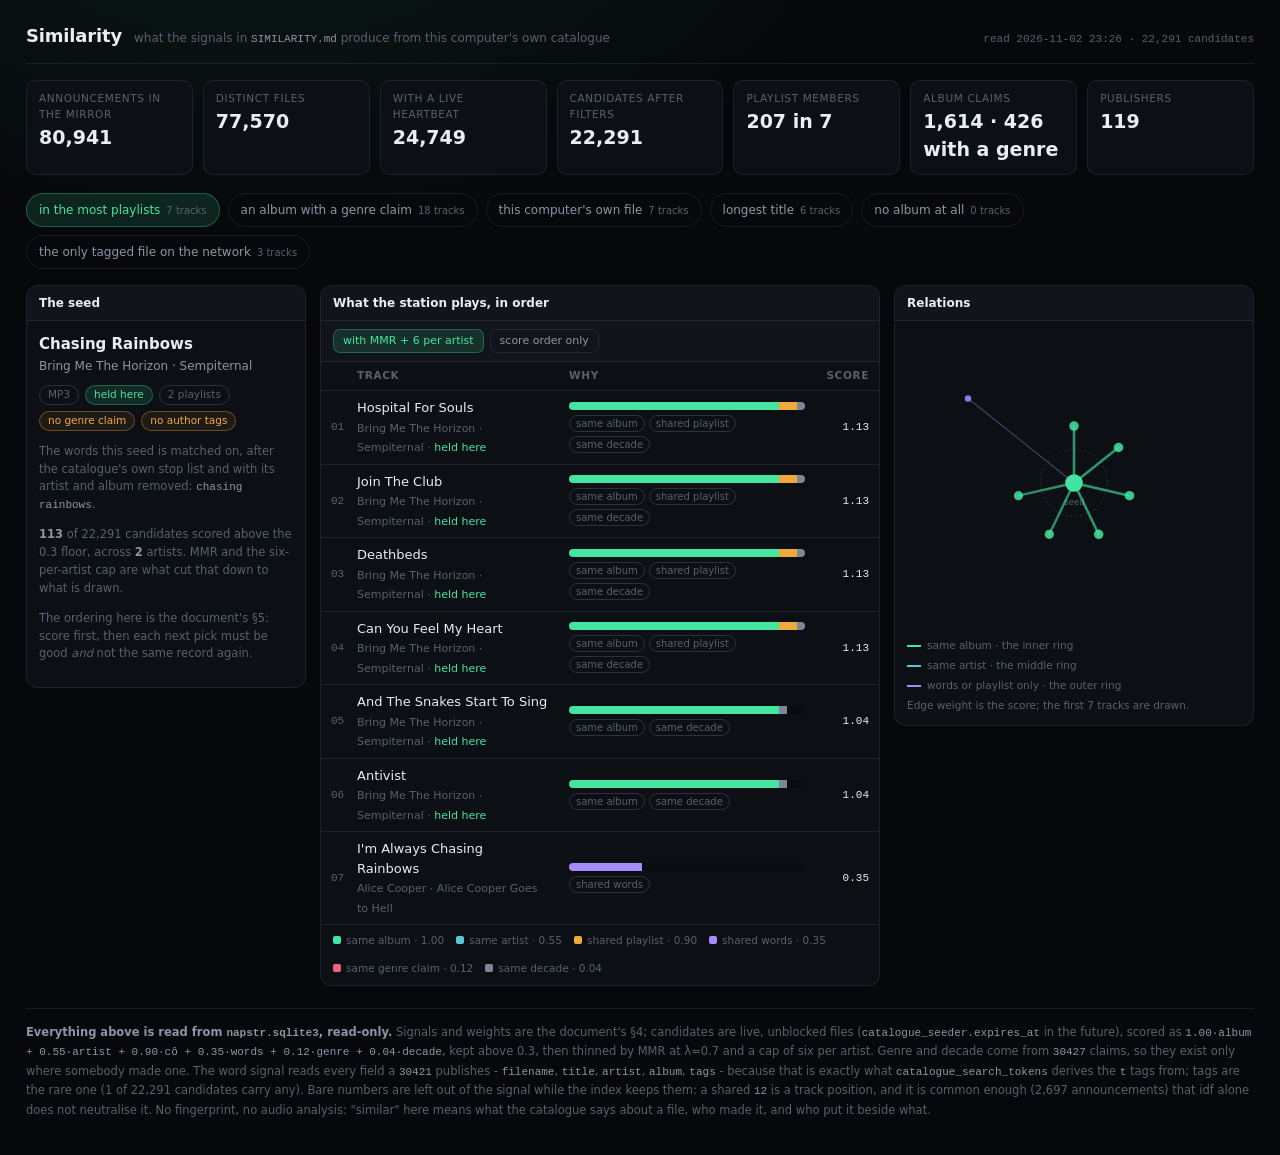
<file: docs/similarity-demo.html>
<!doctype html>
<html lang="en">
  <head>
    <meta charset="utf-8" />
    <meta name="viewport" content="width=device-width, initial-scale=1" />
    <title>Deadwax similarity — what the catalogue actually produces</title>
    <style>
      :root {
        --bg: #06080b; --panel: #0c0f14; --raised: #11151b; --sunken: #090c10;
        --line: rgba(255, 255, 255, 0.075); --line-strong: rgba(255, 255, 255, 0.14);
        --text: #e9edf4; --muted: #8d95a5; --dim: #59616f;
        --accent: #43e5a0; --accent-soft: rgba(67, 229, 160, 0.13); --accent-line: rgba(67, 229, 160, 0.3);
        --warn: #f2a93b; --mono: ui-monospace, "Cascadia Mono", Consolas, monospace;
        --album: #43e5a0; --artist: #58c7d8; --co: #f2a93b; --words: #a68bff; --genre: #f2617a; --decade: #7d8798;
      }
      * { box-sizing: border-box; }
      body {
        margin: 0; background: radial-gradient(900px 500px at 20% -10%, rgba(67, 229, 160, 0.08), transparent 70%), var(--bg);
        color: var(--text); font: 13px/1.5 Inter, "Segoe UI", system-ui, sans-serif;
      }
      .wrap { max-width: 1720px; margin: 0 auto; padding: 22px 26px 40px; }
      header.top { display: flex; align-items: baseline; gap: 12px; padding-bottom: 14px; border-bottom: 1px solid var(--line); }
      header.top b { font-size: 18px; letter-spacing: -0.01em; }
      header.top small { color: var(--dim); font-size: 12px; }
      header.top .stamp { margin-inline-start: auto; color: var(--dim); font-family: var(--mono); font-size: 11px; }
      .strip { display: grid; grid-template-columns: repeat(auto-fit, minmax(150px, 1fr)); gap: 10px; margin: 16px 0 18px; }
      .kpi { padding: 10px 12px; background: var(--panel); border: 1px solid var(--line); border-radius: 10px; }
      .kpi span { display: block; color: var(--dim); font-size: 10.5px; letter-spacing: .06em; text-transform: uppercase; }
      .kpi b { font-size: 19px; font-weight: 600; }
      .chips { display: flex; flex-wrap: wrap; gap: 8px; margin-bottom: 16px; }
      .chip {
        padding: 7px 12px; border-radius: 999px; border: 1px solid var(--line); background: transparent;
        color: var(--muted); font: inherit; font-size: 12px; cursor: pointer;
      }
      .chip.on { color: var(--accent); border-color: var(--accent-line); background: var(--accent-soft); }
      .chip small { color: var(--dim); margin-inline-start: 6px; }
      .grid { display: grid; grid-template-columns: minmax(0, 280px) minmax(0, 1fr) minmax(0, 360px); gap: 14px; align-items: start; }
      /* A narrow window puts the relation map under the list rather than leaving
         the station three hundred pixels wide. */
      @media (max-width: 1250px) {
        .grid { grid-template-columns: minmax(0, 240px) minmax(0, 1fr); }
        .grid > section:last-child { grid-column: 1 / -1; }
        .grid > section:last-child #map svg { max-width: 460px; margin: 0 auto; display: block; }
      }
      @media (max-width: 780px) {
        .grid { grid-template-columns: minmax(0, 1fr); }
        .grid > section:last-child { grid-column: auto; }
      }
      .card { background: var(--panel); border: 1px solid var(--line); border-radius: 12px; overflow: hidden; }
      .card > h2 {
        margin: 0; padding: 8px 12px; border-bottom: 1px solid var(--line);
        background: var(--raised); font-size: 12px; font-weight: 600;
      }
      .card .body { padding: 12px; }
      .seed-title { font-size: 15px; font-weight: 600; }
      .seed-sub { color: var(--muted); font-size: 12px; margin-top: 2px; }
      .facts { display: flex; flex-wrap: wrap; gap: 6px; margin-top: 10px; }
      .fact { padding: 1px 8px; border: 1px solid var(--line-strong); border-radius: 999px; color: var(--dim); font-size: 10.5px; }
      .fact.on { color: var(--accent); border-color: var(--accent-line); background: var(--accent-soft); }
      .fact.off { color: var(--warn); border-color: rgba(242, 169, 59, .35); background: rgba(242, 169, 59, .08); }
      .note { margin-top: 12px; color: var(--dim); font-size: 11.5px; line-height: 1.55; }
      .note b { color: var(--muted); font-weight: 600; }
      .modes { display: flex; gap: 6px; padding: 8px 12px; border-bottom: 1px solid var(--line); background: var(--raised); }
      .modes button {
        padding: 3px 9px; border-radius: 7px; border: 1px solid var(--line); background: none;
        color: var(--muted); font: inherit; font-size: 11px; cursor: pointer;
      }
      .modes button.on { color: var(--accent); border-color: var(--accent-line); background: var(--accent-soft); }
      table { width: 100%; border-collapse: collapse; table-layout: fixed; }
      th { padding: 6px 10px; text-align: start; color: var(--dim); font-size: 10.5px; font-weight: 600; letter-spacing: .06em; text-transform: uppercase; border-bottom: 1px solid var(--line); }
      td { padding: 7px 10px; border-bottom: 1px solid var(--line); vertical-align: middle; }
      tr:last-child td { border-bottom: 0; }
      .num { width: 26px; color: var(--dim); font-family: var(--mono); font-size: 11px; }
      .track b { display: block; font-weight: 500; }
      .track small { color: var(--dim); font-size: 11px; }
      .bar { display: flex; height: 8px; border-radius: 999px; overflow: hidden; background: var(--sunken); width: 100%; }
      .bar i { display: block; height: 100%; }
      .score { text-align: end; white-space: nowrap; font-family: var(--mono); font-size: 11px; color: var(--text); }
      .legend { display: flex; flex-wrap: wrap; gap: 12px; padding: 8px 12px; border-top: 1px solid var(--line); color: var(--dim); font-size: 10.5px; }
      .legend i { display: inline-block; width: 8px; height: 8px; border-radius: 2px; margin-inline-end: 5px; }
      .empty { padding: 22px 14px; color: var(--dim); text-align: center; }
      svg .edge { stroke-linecap: round; }
      svg text { fill: var(--dim); font-size: 9px; font-family: var(--mono); }
      .map-legend { display: flex; flex-direction: column; gap: 4px; padding: 0 12px 12px; color: var(--dim); font-size: 10.5px; }
      .map-legend i { display: inline-block; width: 14px; height: 2px; margin-inline-end: 6px; vertical-align: middle; }
      .why { display: flex; flex-wrap: wrap; gap: 4px; margin-top: 5px; }
      .why span { padding: 0 6px; border: 1px solid var(--line-strong); border-radius: 999px; color: var(--dim); font-size: 10px; white-space: nowrap; }
      footer { margin-top: 22px; color: var(--dim); font-size: 11.5px; line-height: 1.6; border-top: 1px solid var(--line); padding-top: 14px; }
      footer b { color: var(--muted); }
      code { color: var(--muted); font-family: var(--mono); font-size: 11px; }
    </style>
  </head>
  <body>
    <div class="wrap">
      <header class="top">
        <b>Similarity</b>
        <small>what the signals in <code>SIMILARITY.md</code> produce from this computer's own catalogue</small>
        <span class="stamp" id="stamp"></span>
      </header>

      <div class="strip" id="strip"></div>
      <div class="chips" id="chips"></div>

      <div class="grid">
        <section class="card">
          <h2>The seed</h2>
          <div class="body" id="seed"></div>
        </section>

        <section class="card">
          <h2>What the station plays, in order</h2>
          <div class="modes" id="modes"></div>
          <table>
            <thead><tr><th class="num"></th><th style="width:38%">Track</th><th style="width:auto">Why</th><th style="width:64px;text-align:end">Score</th></tr></thead>
            <tbody id="rows"></tbody>
          </table>
          <div class="legend" id="legend"></div>
        </section>

        <section class="card">
          <h2>Relations</h2>
          <div class="body" style="padding-bottom:0"><div id="map"></div></div>
          <div class="map-legend" id="mapLegend"></div>
        </section>
      </div>

      <footer id="footer"></footer>
    </div>

    <script id="data" type="application/json">{"generatedAt": "2026-11-02 23:26", "weights": {"album": 1.0, "artist": 0.55, "co": 0.9, "words": 0.35, "genre": 0.12, "decade": 0.04}, "floor": 0.3, "mmr": 0.7, "inventory": {"announcements": 80941, "distinctFiles": 77570, "withHeartbeat": 24749, "candidates": 22291, "playlists": 7, "playlistMembers": 207, "albumClaims": 1614, "albumsWithGenre": 426, "localFiles": 3191, "wordFields": ["filename", "title", "artist", "album", "tags"], "taggedFiles": 479, "taggedCandidates": 1, "authors": 119}, "seeds": [{"label": "in the most playlists", "fileId": "7711cdb60b5cb459e7b67d92c53d3a8ac393589c94df16e5588359623616b204", "title": "Chasing Rainbows", "artist": "Bring Me The Horizon", "album": "Sempiternal", "format": "MP3", "local": true, "playlists": 2, "genre": "", "tags": "", "words": ["chasing", "rainbows"], "candidatesAboveFloor": 113, "artistsAboveFloor": 2, "raw": [{"fileId": "f35975595b1908e1fe745bef2d6c3eb0339e9231aa3fdbfcd1ba81eb8658a858", "parts": {"album": 1.0, "co": 0.08571428571428573, "decade": 0.04}, "score": 1.1257, "title": "Hospital For Souls", "artist": "Bring Me The Horizon", "album": "Sempiternal", "format": "MP3", "local": true}, {"fileId": "c2782d8a13240df974df1314ca14f13d91ab606160c4cb0734193cbcddf23a07", "parts": {"album": 1.0, "co": 0.08571428571428573, "decade": 0.04}, "score": 1.1257, "title": "Join The Club", "artist": "Bring Me The Horizon", "album": "Sempiternal", "format": "MP3", "local": true}, {"fileId": "5c4984a1d29badafd92f5075010565c534988786efbfc88745caa8a93e073d22", "parts": {"album": 1.0, "co": 0.08571428571428573, "decade": 0.04}, "score": 1.1257, "title": "Deathbeds", "artist": "Bring Me The Horizon", "album": "Sempiternal", "format": "MP3", "local": true}, {"fileId": "acbe0ae76d1484fe6afacbae5898b43c2e3be56c2b5740bcbe0db4fac5802be3", "parts": {"album": 1.0, "co": 0.08571428571428573, "decade": 0.04}, "score": 1.1257, "title": "Can You Feel My Heart", "artist": "Bring Me The Horizon", "album": "Sempiternal", "format": "MP3", "local": true}, {"fileId": "3343fbc0588316b06a534710c046804e272998460580d0f329a921f55ecbe715", "parts": {"album": 1.0, "decade": 0.04}, "score": 1.04, "title": "And The Snakes Start To Sing", "artist": "Bring Me The Horizon", "album": "Sempiternal", "format": "MP3", "local": true}, {"fileId": "cff21edd9f43525729a372ccf31892176c3cf2191eab6d6b9f045b2109dcbac1", "parts": {"album": 1.0, "decade": 0.04}, "score": 1.04, "title": "Antivist", "artist": "Bring Me The Horizon", "album": "Sempiternal", "format": "MP3", "local": true}, {"fileId": "177b2ec90c9dd39ed23e148bacf4f56a559f3469836975d878c0799db1ada899", "parts": {"album": 1.0, "decade": 0.04}, "score": 1.04, "title": "Go To Hell, For Heaven's Sake", "artist": "Bring Me The Horizon", "album": "Sempiternal", "format": "MP3", "local": true}, {"fileId": "8edd82f776d74c23b446672716fbeb42ca1ce06fe5b02da83f339e7b2e83e14c", "parts": {"album": 1.0, "decade": 0.04}, "score": 1.04, "title": "Sleepwalking", "artist": "Bring Me The Horizon", "album": "Sempiternal", "format": "MP3", "local": true}, {"fileId": "95a58405b3fda14aa5497fcaab531ea077b6e607984bf968b8375d86223b73e1", "parts": {"album": 1.0, "decade": 0.04}, "score": 1.04, "title": "Seen It All Before", "artist": "Bring Me The Horizon", "album": "Sempiternal", "format": "MP3", "local": true}, {"fileId": "fdc5fbad0d63fe16057016ac4f9f2a6bfaa5cbc0026d80512156093fbdad9884", "parts": {"album": 1.0, "decade": 0.04}, "score": 1.04, "title": "The House Of Wolves", "artist": "Bring Me The Horizon", "album": "Sempiternal", "format": "MP3", "local": true}, {"fileId": "c5be98281739cb58f9a6721faef29d25cac915a3aacf55ff53ecb30e937ae623", "parts": {"album": 1.0, "decade": 0.04}, "score": 1.04, "title": "Crooked Young", "artist": "Bring Me The Horizon", "album": "Sempiternal", "format": "MP3", "local": true}, {"fileId": "6ac02092ea908c6b3b58ef36d8387110473d091e363d0396a85648cccade100c", "parts": {"album": 1.0, "decade": 0.04}, "score": 1.04, "title": "Shadow Moses", "artist": "Bring Me The Horizon", "album": "Sempiternal", "format": "MP3", "local": true}, {"fileId": "21b6bd531ac4a98ffe10b35c95840afa9ee9d7e400004dde10f1f4d7cfc6f920", "parts": {"album": 1.0, "decade": 0.04}, "score": 1.04, "title": "Empire (Let Them Sing)", "artist": "Bring Me The Horizon", "album": "Sempiternal", "format": "MP3", "local": true}, {"fileId": "c7fce3b9e9210c0ac76b303bd656575f90de2610cdfa1600e151c230215110ad", "parts": {"artist": 0.55, "co": 0.08571428571428573, "decade": 0.04}, "score": 0.6757, "title": "I Don't Know What To Say", "artist": "Bring Me The Horizon", "album": "Amo", "format": "MP3", "local": true}, {"fileId": "77b50b88ca812d9e0f7b932651d4a356523ccdba5988d8db914e64157909d7de", "parts": {"artist": 0.55, "co": 0.08571428571428573, "decade": 0.04}, "score": 0.6757, "title": "Heavy Metal", "artist": "Bring Me The Horizon", "album": "Amo", "format": "MP3", "local": true}, {"fileId": "bbd2b57c2fa6e7ada0186f22f79bce23e5f096ea8a8bc4a98a9835c05fd6bef4", "parts": {"artist": 0.55, "co": 0.08571428571428573, "decade": 0.04}, "score": 0.6757, "title": "Crucify Me", "artist": "Bring Me The Horizon", "album": "There Is A Hell Believe Me I've Seen It. There Is a Heaven Let's Keep It A Secret.", "format": "MP3", "local": true}, {"fileId": "96ca9ed5731ffd45c7443e44d45dfd8ef56dabd43c7cdf365d1e6a0a6a33cfc7", "parts": {"artist": 0.55, "co": 0.08571428571428573, "decade": 0.04}, "score": 0.6757, "title": "Oh No", "artist": "Bring Me The Horizon", "album": "That's The Spirit", "format": "MP3", "local": true}, {"fileId": "6a0477bb4f2cc72c6d25620a1ac5cf29d28be0fa004cf06797cc3c22dfc8a433", "parts": {"artist": 0.55, "co": 0.08571428571428573, "decade": 0.04}, "score": 0.6757, "title": "The Fox And The Wolf", "artist": "Bring Me The Horizon", "album": "There Is A Hell Believe Me I've Seen It. There Is a Heaven Let's Keep It A Secret.", "format": "MP3", "local": true}, {"fileId": "6e4c312e7184af92fa2df1ff7fbd7c963451af0cbd6bba8d301fcf2cc4cca0b5", "parts": {"artist": 0.55, "co": 0.08571428571428573, "decade": 0.04}, "score": 0.6757, "title": "Mother Tongue", "artist": "Bring Me The Horizon", "album": "Amo", "format": "MP3", "local": true}, {"fileId": "f77670e2cb1641455da8aad30c55179c6a04fedcda4b92d44f117aa8d6d08585", "parts": {"artist": 0.55, "co": 0.08571428571428573}, "score": 0.6357, "title": "R.I.P. (Duskcore Remix)", "artist": "Bring Me The Horizon", "album": "Post Human: Nex Gen", "format": "MP3", "local": true}, {"fileId": "35c6253e10668c7d60dc0fce96bb52bbf35cb2eda725fe85deb7000520b69374", "parts": {"artist": 0.55, "co": 0.08571428571428573}, "score": 0.6357, "title": "(OST) P.U.S.S.-E", "artist": "Bring Me The Horizon", "album": "Post Human: Nex Gen", "format": "MP3", "local": true}, {"fileId": "4ef0adb362ffcf2117eb5533224700f7bd5c63a4f7e2d60c643632c5a3eb97ef", "parts": {"artist": 0.55, "co": 0.08571428571428573}, "score": 0.6357, "title": "Die4U", "artist": "Bring Me The Horizon", "album": "Post Human: Nex Gen", "format": "MP3", "local": true}, {"fileId": "b81cea90556cdb4244ac5c51c34f739851deb3cc059c303ef942b63f0178f6ec", "parts": {"artist": 0.55, "co": 0.08571428571428573}, "score": 0.6357, "title": "Dig It", "artist": "Bring Me The Horizon", "album": "Post Human: Nex Gen", "format": "MP3", "local": true}, {"fileId": "681124b0be0767a2d764a45f668252b7629fb2c6acc8331510837102f1ddd348", "parts": {"artist": 0.55, "co": 0.08571428571428573}, "score": 0.6357, "title": "Amen!", "artist": "Bring Me The Horizon", "album": "Post Human: Nex Gen", "format": "MP3", "local": true}], "station": [{"fileId": "f35975595b1908e1fe745bef2d6c3eb0339e9231aa3fdbfcd1ba81eb8658a858", "parts": {"album": 1.0, "co": 0.08571428571428573, "decade": 0.04}, "score": 1.1257, "title": "Hospital For Souls", "artist": "Bring Me The Horizon", "album": "Sempiternal", "format": "MP3", "local": true}, {"fileId": "c2782d8a13240df974df1314ca14f13d91ab606160c4cb0734193cbcddf23a07", "parts": {"album": 1.0, "co": 0.08571428571428573, "decade": 0.04}, "score": 1.1257, "title": "Join The Club", "artist": "Bring Me The Horizon", "album": "Sempiternal", "format": "MP3", "local": true}, {"fileId": "5c4984a1d29badafd92f5075010565c534988786efbfc88745caa8a93e073d22", "parts": {"album": 1.0, "co": 0.08571428571428573, "decade": 0.04}, "score": 1.1257, "title": "Deathbeds", "artist": "Bring Me The Horizon", "album": "Sempiternal", "format": "MP3", "local": true}, {"fileId": "acbe0ae76d1484fe6afacbae5898b43c2e3be56c2b5740bcbe0db4fac5802be3", "parts": {"album": 1.0, "co": 0.08571428571428573, "decade": 0.04}, "score": 1.1257, "title": "Can You Feel My Heart", "artist": "Bring Me The Horizon", "album": "Sempiternal", "format": "MP3", "local": true}, {"fileId": "3343fbc0588316b06a534710c046804e272998460580d0f329a921f55ecbe715", "parts": {"album": 1.0, "decade": 0.04}, "score": 1.04, "title": "And The Snakes Start To Sing", "artist": "Bring Me The Horizon", "album": "Sempiternal", "format": "MP3", "local": true}, {"fileId": "cff21edd9f43525729a372ccf31892176c3cf2191eab6d6b9f045b2109dcbac1", "parts": {"album": 1.0, "decade": 0.04}, "score": 1.04, "title": "Antivist", "artist": "Bring Me The Horizon", "album": "Sempiternal", "format": "MP3", "local": true}, {"fileId": "c4a1043580c0bee2d246ac2beb926887112fb729000aa131346d7f9b0c3688d3", "parts": {"words": 0.35}, "score": 0.35, "title": "I'm Always Chasing Rainbows", "artist": "Alice Cooper", "album": "Alice Cooper Goes to Hell", "format": "FLAC", "local": false}]}, {"label": "an album with a genre claim", "fileId": "4f6e64418e2d5d5c8b0dc632f5029d3075c2bf6a1e8dc6337635bd761927e7b5", "title": "Maybe", "artist": "Will Smith", "album": "Born To Reign", "format": "MP3", "local": false, "playlists": 0, "genre": "rap", "tags": "", "words": ["maybe"], "candidatesAboveFloor": 39, "artistsAboveFloor": 5, "raw": [{"fileId": "379c72ded26bfdac8c6e7c1ef82acb82fd1c1d64287f2c38484c597c863c8aad", "parts": {"album": 1.0, "genre": 0.12, "decade": 0.04}, "score": 1.16, "title": "Block Party", "artist": "Will Smith", "album": "Born To Reign", "format": "MP3", "local": false}, {"fileId": "23976254f3856423b5b6d53810c6a777ba1554b8917890c67eb4b68d376d4f11", "parts": {"album": 1.0, "genre": 0.12, "decade": 0.04}, "score": 1.16, "title": "I Gotta Go Home", "artist": "Will Smith", "album": "Born To Reign", "format": "MP3", "local": false}, {"fileId": "25ad134f142eb16d1e01c1a1cb4ef8fa05abd85488941e357057e5504e369e3c", "parts": {"album": 1.0, "genre": 0.12, "decade": 0.04}, "score": 1.16, "title": "1000 Kisses feat. Jada", "artist": "Will Smith", "album": "Born To Reign", "format": "MP3", "local": false}, {"fileId": "4d61ff0fbb914fb34cb2b44ee67a42cfa26d22450bb67739255d7b2c4497285e", "parts": {"artist": 0.55, "genre": 0.12}, "score": 0.67, "title": "Who Am I", "artist": "Will Smith", "album": "Willennium", "format": "MP3", "local": false}, {"fileId": "326634545218ff9ebe8148c696c5d0d35b2839e5ee745cfb59ba366cf8a0d0a7", "parts": {"artist": 0.55, "genre": 0.12}, "score": 0.67, "title": "Freakin' It", "artist": "Will Smith", "album": "Willennium", "format": "MP3", "local": false}, {"fileId": "933f1dd114eaaed63ef4ce39790f4ef15f920392cc9985cfe247a12f10fddece", "parts": {"artist": 0.55, "genre": 0.12}, "score": 0.67, "title": "Da Butta", "artist": "Will Smith", "album": "Willennium", "format": "MP3", "local": false}, {"fileId": "41ed3ae6920d3ea0c1c85094d5240a02e9cded141a7c74864e5c5b89b9fca2b3", "parts": {"artist": 0.55, "genre": 0.12}, "score": 0.67, "title": "La Fiesta", "artist": "Will Smith", "album": "Willennium", "format": "MP3", "local": false}, {"fileId": "377d08cfd98823064885a86debff7badf5629d1b81a4f74fab906c9f1ecdfed7", "parts": {"artist": 0.55, "genre": 0.12}, "score": 0.67, "title": "No More", "artist": "Will Smith", "album": "Willennium", "format": "MP3", "local": false}, {"fileId": "38d53960063aae5f4f57bdb30d03623f7cb86c62f998513f9a5461ebcbd4535a", "parts": {"artist": 0.55, "genre": 0.12}, "score": 0.67, "title": "Wild Wild West", "artist": "Will Smith", "album": "Willennium", "format": "MP3", "local": false}, {"fileId": "61731e0128a6e886b75fc33963731a5b3f7e831249b9f27b883dbf6b3e0a82e1", "parts": {"artist": 0.55, "genre": 0.12}, "score": 0.67, "title": "Will 2k", "artist": "Will Smith", "album": "Willennium", "format": "MP3", "local": false}, {"fileId": "2887cbc8f5fb2961d04e1f80597f8f9fa9a5186217b9970e2750ebd61540147e", "parts": {"artist": 0.55, "genre": 0.12}, "score": 0.67, "title": "I'm Comin'", "artist": "Will Smith", "album": "Willennium", "format": "MP3", "local": false}, {"fileId": "09947a4ff89cccfd83ebc8ec3801c948b9f5b66df47f81aad61ee5c52199d244", "parts": {"artist": 0.55, "genre": 0.12}, "score": 0.67, "title": "Can You Feel Me", "artist": "Will Smith", "album": "Willennium", "format": "MP3", "local": false}, {"fileId": "592f7f8c13e55fbd1031c45ef02cb83df93d8f24af95cadde6dad9499e2fd314", "parts": {"artist": 0.55, "decade": 0.04}, "score": 0.59, "title": "Just Cruisin'", "artist": "Will Smith", "album": "Greatest Hits", "format": "MP3", "local": false}, {"fileId": "5674b83bab2e5befb74f1f7577756799cf6b1b1b712b6d4d2f76c52e510a0bd9", "parts": {"artist": 0.55, "decade": 0.04}, "score": 0.59, "title": "Girls Ain't Nothing but Trouble [1988 Extended Remix]", "artist": "Will Smith", "album": "Greatest Hits", "format": "MP3", "local": false}, {"fileId": "77db7fce842a6f4aee532b6fa7f9766e030255a0ad665cd0671ed33ba3710d5a", "parts": {"artist": 0.55, "decade": 0.04}, "score": 0.59, "title": "Summertime", "artist": "Will Smith", "album": "Greatest Hits", "format": "MP3", "local": false}, {"fileId": "5927f2fa593a7cb417455fda26e2bf9d802fbdb44e6abdc38df157368d1fe4e1", "parts": {"artist": 0.55, "decade": 0.04}, "score": 0.59, "title": "The Fresh Prince of Bel Air", "artist": "Will Smith", "album": "Greatest Hits", "format": "MP3", "local": false}, {"fileId": "f37cb7ca599f496dbd64ce1253ac1ef971febff9fd6ad049d6cc7c9ed8efa1f0", "parts": {"artist": 0.55, "decade": 0.04}, "score": 0.59, "title": "The Fresh Prince Of Bel Air", "artist": "Will Smith", "album": "Greatest Hits", "format": "MP3", "local": false}, {"fileId": "81384718ab006926cad62d13c50ee5942b4eae7734ef027adcb1c9575057f40d", "parts": {"artist": 0.55, "decade": 0.04}, "score": 0.59, "title": "Freakin' It", "artist": "Will Smith", "album": "Greatest Hits", "format": "MP3", "local": true}, {"fileId": "0a1dc070f710e02430c3ec293645f133ede1bf1ebe3a1b780fa6d0c017d4039b", "parts": {"artist": 0.55, "decade": 0.04}, "score": 0.59, "title": "Men In Black", "artist": "Will Smith", "album": "Greatest Hits", "format": "MP3", "local": false}, {"fileId": "394a7f0e9dce837e0659a48999c9cc48f65e8a6804afeda6bfd830724e814841", "parts": {"artist": 0.55}, "score": 0.55, "title": "It's all good", "artist": "Will smith", "album": "Big willie style", "format": "MP3", "local": false}, {"fileId": "500b29246c02a7f8060126acd871c1d4061fca21cc01ddb938b15c36ede77d28", "parts": {"artist": 0.55}, "score": 0.55, "title": "Keith b-real II (Interlude)", "artist": "Will smith", "album": "Big willie style", "format": "MP3", "local": false}, {"fileId": "41cba701acc52fe38ba4b1d7045e1c5ca0d9dd8ebf6d88a38548a3f2c55e6aed", "parts": {"artist": 0.55}, "score": 0.55, "title": "I loved you", "artist": "Will smith", "album": "Big willie style", "format": "MP3", "local": false}, {"fileId": "56467a2e6bf845e3f5509fa6066bfe98aa33b541c9adc8bdd8b61cf17e7b76d1", "parts": {"artist": 0.55}, "score": 0.55, "title": "Yes yes y'all (Feat Camp lo)", "artist": "Will smith", "album": "Big willie style", "format": "MP3", "local": false}, {"fileId": "4e676543d5078d1f0ad64a9fafcb886b0d0d0ef354f78d998076078396402db3", "parts": {"artist": 0.55}, "score": 0.55, "title": "Candy (Feat Larry blackmon & Cameo)", "artist": "Will smith", "album": "Big willie style", "format": "MP3", "local": false}], "station": [{"fileId": "379c72ded26bfdac8c6e7c1ef82acb82fd1c1d64287f2c38484c597c863c8aad", "parts": {"album": 1.0, "genre": 0.12, "decade": 0.04}, "score": 1.16, "title": "Block Party", "artist": "Will Smith", "album": "Born To Reign", "format": "MP3", "local": false}, {"fileId": "23976254f3856423b5b6d53810c6a777ba1554b8917890c67eb4b68d376d4f11", "parts": {"album": 1.0, "genre": 0.12, "decade": 0.04}, "score": 1.16, "title": "I Gotta Go Home", "artist": "Will Smith", "album": "Born To Reign", "format": "MP3", "local": false}, {"fileId": "25ad134f142eb16d1e01c1a1cb4ef8fa05abd85488941e357057e5504e369e3c", "parts": {"album": 1.0, "genre": 0.12, "decade": 0.04}, "score": 1.16, "title": "1000 Kisses feat. Jada", "artist": "Will Smith", "album": "Born To Reign", "format": "MP3", "local": false}, {"fileId": "4d61ff0fbb914fb34cb2b44ee67a42cfa26d22450bb67739255d7b2c4497285e", "parts": {"artist": 0.55, "genre": 0.12}, "score": 0.67, "title": "Who Am I", "artist": "Will Smith", "album": "Willennium", "format": "MP3", "local": false}, {"fileId": "99bea747e933e2f2019491d1a3aabda24f1f441b9da9b4b10ec8928307378fc5", "parts": {"words": 0.35, "decade": 0.04}, "score": 0.39, "title": "Maybe Tomorrow (Jackson 5)", "artist": "Michael Jackson", "album": "Gold (Disc 1)", "format": "FLAC", "local": false}, {"fileId": "304652e2848c39507af58c8dc8d6ffa51c8a82d426557bc7345334e81cad950f", "parts": {"words": 0.35, "decade": 0.04}, "score": 0.39, "title": "Maybe I'm A Leo", "artist": "Deep Purple", "album": "Machine Head", "format": "FLAC", "local": false}, {"fileId": "fd03de7f95db00293bcc14eda4ab7948b97ab885257951d7ec61a0b7b1b51117", "parts": {"words": 0.35, "decade": 0.04}, "score": 0.39, "title": "Maybe This Time", "artist": "Frank Sinatra", "album": "Live From Las Vegas", "format": "MP3", "local": false}, {"fileId": "592f7f8c13e55fbd1031c45ef02cb83df93d8f24af95cadde6dad9499e2fd314", "parts": {"artist": 0.55, "decade": 0.04}, "score": 0.59, "title": "Just Cruisin'", "artist": "Will Smith", "album": "Greatest Hits", "format": "MP3", "local": false}, {"fileId": "71333db700aca4822bd48b0f206d3056c2504b112220b46083c95d01ba4d841e", "parts": {"words": 0.35}, "score": 0.35, "title": "Maybe Tomorrow", "artist": "Jackson 5", "album": "The Best Of Jackson 5 (20th Century Masters - The Millenium Collection)", "format": "FLAC", "local": false}, {"fileId": "99e126359f4abe410ff22d8761c9a10aa3ed30abecb285c7310467a2c8cf9acf", "parts": {"words": 0.35}, "score": 0.35, "title": "14 - Maybe Tomorrow.flac", "artist": "", "album": "", "format": "FLAC", "local": false}, {"fileId": "394a7f0e9dce837e0659a48999c9cc48f65e8a6804afeda6bfd830724e814841", "parts": {"artist": 0.55}, "score": 0.55, "title": "It's all good", "artist": "Will smith", "album": "Big willie style", "format": "MP3", "local": false}, {"fileId": "e514a0941a2a543e2e12a1ee3fb7d4bad7d4feb54629a2435541ff2e802ef818", "parts": {"words": 0.35, "decade": 0.04}, "score": 0.39, "title": "Maybe Tomorrow - Sturken & Rogers Remix", "artist": "Michael Jackson", "album": "The Remix Suite", "format": "FLAC", "local": false}, {"fileId": "3212c75d5fdc362440da1b77fd8e60fdb17f4a824c00e0c36d69cb4b52f054e4", "parts": {"words": 0.35}, "score": 0.35, "title": "09 - Maybe This Time", "artist": "Frank Sinatra", "album": "Sinatra 80th Live In Concert", "format": "MP3", "local": false}, {"fileId": "f0dbc0ca2f50460071ff5c3fcd35829e2e1dae727c42962599c6b443b33fddfb", "parts": {"words": 0.35}, "score": 0.35, "title": "Maybe You'll Be There", "artist": "Frank Sinatra", "album": "Where Are You?", "format": "MP3", "local": false}, {"fileId": "a7f21c8006d778cfe79f1aa77c6cedb6eed1029db3bf21b0015cad00052da934", "parts": {"words": 0.35}, "score": 0.35, "title": "Maybe I'm A Leo", "artist": "Deep Purple", "album": "Live At The Olympia '96", "format": "MP3", "local": false}, {"fileId": "8f6db72b36b2e78ed179d5899c1af7f2bd10ec7dcbf8320620833d4fdbb0f9c4", "parts": {"words": 0.35, "decade": 0.04}, "score": 0.39, "title": "Maybe I'm A Leo (Quadrophoni..", "artist": "Deep Purple", "album": "Machine Head", "format": "MP3", "local": false}, {"fileId": "5919f7aff572beb5a133af24ae764b27355c7f417e9d2cb7558724f408a820ed", "parts": {"words": 0.35, "decade": 0.04}, "score": 0.39, "title": "Maybe I'm A Leo", "artist": "Deep Purple", "album": "Machine Head", "format": "MP3", "local": false}, {"fileId": "bee00a58a9633b94864633b35f6d20fc94141c98ed713307bee27d6bdbbc94ba", "parts": {"words": 0.35, "decade": 0.04}, "score": 0.39, "title": "Maybe I'm A Leo", "artist": "Deep Purple", "album": "Machine Head", "format": "MP3", "local": false}]}, {"label": "this computer's own file", "fileId": "0007f093baa25b6e0637acfc25805f504ceb55369c7d36f9f3580270af337147", "title": "All Good Soldiers", "artist": "Bad Religion", "album": "Recipe for Hate", "format": "MP3", "local": true, "playlists": 0, "genre": "rock", "tags": "", "words": ["all", "good", "soldiers"], "candidatesAboveFloor": 77, "artistsAboveFloor": 2, "raw": [{"fileId": "0a9a7d478f5977d8b86fad0bee805033bd65a7903e7786e63d079518b2f2c000", "parts": {"album": 1.0, "genre": 0.12, "decade": 0.04}, "score": 1.16, "title": "Struck a Nerve", "artist": "Bad Religion", "album": "Recipe for Hate", "format": "MP3", "local": true}, {"fileId": "1d61993a697852b206b9c96f687c13b340abb79ec0474bae55af65353480a986", "parts": {"album": 1.0, "genre": 0.12, "decade": 0.04}, "score": 1.16, "title": "Don’t Pray on Me", "artist": "Bad Religion", "album": "Recipe for Hate", "format": "MP3", "local": true}, {"fileId": "260b40dcfcfe7b17e78cf58ef9188d496df259058c27f38ce90637b2296bab61", "parts": {"album": 1.0, "genre": 0.12, "decade": 0.04}, "score": 1.16, "title": "Portrait of Authority", "artist": "Bad Religion", "album": "Recipe for Hate", "format": "MP3", "local": true}, {"fileId": "24ec04895dc3d7d3cdbf45c716e6920a38b8c67960595fe13b2c8595c5a7888c", "parts": {"album": 1.0, "genre": 0.12, "decade": 0.04}, "score": 1.16, "title": "Recipe for Hate", "artist": "Bad Religion", "album": "Recipe for Hate", "format": "MP3", "local": true}, {"fileId": "3450107aad98e44350001d2cf3b21187ee9f4209d0a17ea854c7a84f1b8e0403", "parts": {"album": 1.0, "genre": 0.12, "decade": 0.04}, "score": 1.16, "title": "My Poor Friend Me", "artist": "Bad Religion", "album": "Recipe for Hate", "format": "MP3", "local": true}, {"fileId": "397aed034f7bd6b25921b71f4de10d57e7d5072a483f1d93ebf9d2c7345dbe0f", "parts": {"album": 1.0, "genre": 0.12, "decade": 0.04}, "score": 1.16, "title": "American Jesus", "artist": "Bad Religion", "album": "Recipe for Hate", "format": "MP3", "local": true}, {"fileId": "4dc06d8ea725dbf90e345b621216d92995ae8400f60483f3db5fa2ac75257539", "parts": {"album": 1.0, "genre": 0.12, "decade": 0.04}, "score": 1.16, "title": "Watch It Die", "artist": "Bad Religion", "album": "Recipe for Hate", "format": "MP3", "local": true}, {"fileId": "6efe00f9541dfa1e9adf5373116d53a1dc20e2132b558e0f6af5a058bd1c8520", "parts": {"album": 1.0, "genre": 0.12, "decade": 0.04}, "score": 1.16, "title": "Modern Day Catastrophists", "artist": "Bad Religion", "album": "Recipe for Hate", "format": "MP3", "local": true}, {"fileId": "64f90e0f3c85b6fbf580dc95346d1535c8f5a90671d24ea4a930d7bf50282632", "parts": {"album": 1.0, "genre": 0.12, "decade": 0.04}, "score": 1.16, "title": "Skyscraper", "artist": "Bad Religion", "album": "Recipe for Hate", "format": "MP3", "local": true}, {"fileId": "921d7d4cfe806cd225f6b3be287e9c516af867704ac1a3f4a78311b3a5764d48", "parts": {"album": 1.0, "genre": 0.12, "decade": 0.04}, "score": 1.16, "title": "Man With a Mission", "artist": "Bad Religion", "album": "Recipe for Hate", "format": "MP3", "local": true}, {"fileId": "baf6beb9d00c8f5a15f6fac7e73043df402debcddc6fe9997ce2df47d53b5c2b", "parts": {"album": 1.0, "genre": 0.12, "decade": 0.04}, "score": 1.16, "title": "Stealth", "artist": "Bad Religion", "album": "Recipe for Hate", "format": "MP3", "local": true}, {"fileId": "ca38e2a3e868b338ab8e228ab328ade30aa1d52aac4e03318efb3f6aca94046b", "parts": {"album": 1.0, "genre": 0.12, "decade": 0.04}, "score": 1.16, "title": "Kerosene", "artist": "Bad Religion", "album": "Recipe for Hate", "format": "MP3", "local": true}, {"fileId": "bb3003a95be9243a2a821f68ea1dffcc23b83583ce9ffcba0b3c0f6dcada15eb", "parts": {"album": 1.0, "genre": 0.12, "decade": 0.04}, "score": 1.16, "title": "Lookin’ In", "artist": "Bad Religion", "album": "Recipe for Hate", "format": "MP3", "local": true}, {"fileId": "695dc390b9764dfa3291aa5c50e744cd0eb01be15abe9a8860323953e7c51e42", "parts": {"artist": 0.55, "words": 0.08277264764027796, "genre": 0.12}, "score": 0.7528, "title": "All There Is", "artist": "Bad Religion", "album": "The Empire Strikes First", "format": "MP3", "local": true}, {"fileId": "04f1f0bcfe23e8b6fbe7483fa932a64d3b6bb620349d11dc3c9825c35eb5831a", "parts": {"artist": 0.55, "genre": 0.12, "decade": 0.04}, "score": 0.71, "title": "The Handshake", "artist": "Bad Religion", "album": "Stranger Than Fiction", "format": "MP3", "local": true}, {"fileId": "0b35f6f732015ec383a5c40871dd3b37cd4bb444d049e65829491f109abd9c75", "parts": {"artist": 0.55, "genre": 0.12, "decade": 0.04}, "score": 0.71, "title": "Leave Mine to Me", "artist": "Bad Religion", "album": "Stranger Than Fiction", "format": "MP3", "local": true}, {"fileId": "00afd6361acdb8d9d33f0c5f338d9f163e6378a89fb0054b612aa655161c6bc2", "parts": {"artist": 0.55, "genre": 0.12, "decade": 0.04}, "score": 0.71, "title": "Operation Rescue", "artist": "Bad Religion", "album": "Against the Grain", "format": "MP3", "local": true}, {"fileId": "0c99653c7c49f8e8c3177383cfafa8340fe0b29938a74638882a0dabfbda74f8", "parts": {"artist": 0.55, "genre": 0.12, "decade": 0.04}, "score": 0.71, "title": "Unacceptable", "artist": "Bad Religion", "album": "Against the Grain", "format": "MP3", "local": true}, {"fileId": "15931dda89c5afd2b9980ba2f05a617338cbd95e98eab4dbb3688b1bd67e19e3", "parts": {"artist": 0.55, "genre": 0.12, "decade": 0.04}, "score": 0.71, "title": "Marked", "artist": "Bad Religion", "album": "Stranger Than Fiction", "format": "MP3", "local": true}, {"fileId": "1bf1e5ff207742ee17bcd23452f2db0579e9fab6133369ab1e15280d90f76082", "parts": {"artist": 0.55, "genre": 0.12, "decade": 0.04}, "score": 0.71, "title": "Incomplete", "artist": "Bad Religion", "album": "Stranger Than Fiction", "format": "MP3", "local": true}, {"fileId": "1e1aa8b717e439f870afcac41816d16d5fb1746f93a7ea642af312986d97ffe6", "parts": {"artist": 0.55, "genre": 0.12, "decade": 0.04}, "score": 0.71, "title": "Misery and Famine", "artist": "Bad Religion", "album": "Against the Grain", "format": "MP3", "local": true}, {"fileId": "1e0ad635465f4b3fb0305bc07b9703ef0bf2230274c9343d8a238d02d7985e3c", "parts": {"artist": 0.55, "genre": 0.12, "decade": 0.04}, "score": 0.71, "title": "21st Century (Digital Boy)", "artist": "Bad Religion", "album": "Stranger Than Fiction", "format": "MP3", "local": true}, {"fileId": "2c2b6c96b8651cab03aba6b36aa81c9ea0d4075389cfcaedafda928a1cb1bb1d", "parts": {"artist": 0.55, "genre": 0.12, "decade": 0.04}, "score": 0.71, "title": "God Song", "artist": "Bad Religion", "album": "Against the Grain", "format": "MP3", "local": true}, {"fileId": "2fe1877a69999ace3f92c0b781b2a137b955afe495752a87a1818febe0cbcf97", "parts": {"artist": 0.55, "genre": 0.12, "decade": 0.04}, "score": 0.71, "title": "News From the Front", "artist": "Bad Religion", "album": "Stranger Than Fiction", "format": "MP3", "local": true}], "station": [{"fileId": "0a9a7d478f5977d8b86fad0bee805033bd65a7903e7786e63d079518b2f2c000", "parts": {"album": 1.0, "genre": 0.12, "decade": 0.04}, "score": 1.16, "title": "Struck a Nerve", "artist": "Bad Religion", "album": "Recipe for Hate", "format": "MP3", "local": true}, {"fileId": "1d61993a697852b206b9c96f687c13b340abb79ec0474bae55af65353480a986", "parts": {"album": 1.0, "genre": 0.12, "decade": 0.04}, "score": 1.16, "title": "Don’t Pray on Me", "artist": "Bad Religion", "album": "Recipe for Hate", "format": "MP3", "local": true}, {"fileId": "260b40dcfcfe7b17e78cf58ef9188d496df259058c27f38ce90637b2296bab61", "parts": {"album": 1.0, "genre": 0.12, "decade": 0.04}, "score": 1.16, "title": "Portrait of Authority", "artist": "Bad Religion", "album": "Recipe for Hate", "format": "MP3", "local": true}, {"fileId": "24ec04895dc3d7d3cdbf45c716e6920a38b8c67960595fe13b2c8595c5a7888c", "parts": {"album": 1.0, "genre": 0.12, "decade": 0.04}, "score": 1.16, "title": "Recipe for Hate", "artist": "Bad Religion", "album": "Recipe for Hate", "format": "MP3", "local": true}, {"fileId": "3450107aad98e44350001d2cf3b21187ee9f4209d0a17ea854c7a84f1b8e0403", "parts": {"album": 1.0, "genre": 0.12, "decade": 0.04}, "score": 1.16, "title": "My Poor Friend Me", "artist": "Bad Religion", "album": "Recipe for Hate", "format": "MP3", "local": true}, {"fileId": "397aed034f7bd6b25921b71f4de10d57e7d5072a483f1d93ebf9d2c7345dbe0f", "parts": {"album": 1.0, "genre": 0.12, "decade": 0.04}, "score": 1.16, "title": "American Jesus", "artist": "Bad Religion", "album": "Recipe for Hate", "format": "MP3", "local": true}, {"fileId": "56296aa4cd8f76c18ded04285b74db90ab610d7cba2155c09371f024e8037c69", "parts": {"words": 0.18725198789788325, "genre": 0.12}, "score": 0.3073, "title": "All the Good Ones", "artist": "Weezer", "album": "Van Weezer", "format": "MP3", "local": true}]}, {"label": "longest title", "fileId": "e21987d4c143e0bcc652aab74f3a9cd86ce7e6dd9a06b22542e3f6dbe43c0fbb", "title": "The Big Medley - In the Flesh? / Carry on Wayward Son / Bohemian Rhapsody / Lovin, Touchin, Squeezin / Cruise Control / Turn It on Again (Live at Ronnie Scott's Jazz Club, London, England, UK, 1/31/1995)", "artist": "Dream Theater", "album": "A Change of Seasons", "format": "MP3", "local": false, "playlists": 0, "genre": "rock", "tags": "", "words": ["again", "big", "bohemian", "carry", "control", "cruise", "flesh", "lovin", "medley", "rhapsody", "son", "squeezin", "touchin", "turn", "wayward"], "candidatesAboveFloor": 643, "artistsAboveFloor": 1, "raw": [{"fileId": "153e1b2280b6d27972a557cedaf4f1ed2bdfefdae23e3c18d62aec23d668adf3", "parts": {"album": 1.0, "words": 0.02063252029871209, "genre": 0.12, "decade": 0.04}, "score": 1.1806, "title": "Led Zeppelin Medley - The Rover / Achilles Last Stand / The Song Remains the Same (Live at Ronnie Scott's Jazz Club, London, England, UK, 1/31/1995)", "artist": "Dream Theater", "album": "A Change of Seasons", "format": "MP3", "local": false}, {"fileId": "1f0a2dfb3c738849ce6ef2c234e8b0ae2002029050e303319ebe55d7589c912c", "parts": {"album": 1.0, "genre": 0.12, "decade": 0.04}, "score": 1.16, "title": "Perfect Strangers (Live at Ronnie Scott's Jazz Club, London, England, UK, 1/31/1995)", "artist": "Dream Theater", "album": "A Change of Seasons", "format": "MP3", "local": false}, {"fileId": "1f6b40017051919bbbdb9a248639e6b3488d5df1da7e39a38e9e56eef205ffa5", "parts": {"album": 1.0, "genre": 0.12, "decade": 0.04}, "score": 1.16, "title": "Funeral for a Friend / Love Lies Bleeding (Live at Ronnie Scott's Jazz Club, London, England, UK, 1/31/1995)", "artist": "Dream Theater", "album": "A Change of Seasons", "format": "MP3", "local": false}, {"fileId": "dca3993a47d661292fb47fe8d59b1e87309f84132ad2eb20a037561ec62660c6", "parts": {"album": 1.0, "genre": 0.12, "decade": 0.04}, "score": 1.16, "title": "A Change of Seasons - The Crimson Sunrise / Innocence / Carpe Diem / The Darkest of Winters / Another World / The Inevitable Summer / The Crimson Sunset", "artist": "Dream Theater", "album": "A Change of Seasons", "format": "MP3", "local": false}, {"fileId": "74ce8573db02600129260389ccb51cf3a0b689449ce5c638b3dadb72240e0dcd", "parts": {"artist": 0.55, "genre": 0.12}, "score": 0.67, "title": "As I Am (Live at Budokan, Tokyo, Japan, 2017)", "artist": "Dream Theater", "album": "Lost Not Forgotten Archives: ...and Beyond - Live in Japan, 2017", "format": "FLAC", "local": false}, {"fileId": "0de0ddf4a365bbd3a74e81b996880402e90fef37cb890420b4760cbe194879d5", "parts": {"artist": 0.55, "genre": 0.12}, "score": 0.67, "title": "Breaking All Illusions (Live at Budokan, Tokyo, Japan, 2017)", "artist": "Dream Theater", "album": "Lost Not Forgotten Archives: ...and Beyond - Live in Japan, 2017", "format": "FLAC", "local": false}, {"fileId": "1904afacde58dcb5ef20a3563a1a6cd6130f07acc73b674d83d12fdaa6664bff", "parts": {"artist": 0.55, "genre": 0.12}, "score": 0.67, "title": "The Gift of Music (Live at Budokan, Tokyo, Japan, 2017)", "artist": "Dream Theater", "album": "Lost Not Forgotten Archives: ...and Beyond - Live in Japan, 2017", "format": "FLAC", "local": false}, {"fileId": "3cd9b0361bb0a6511feeeeb4441e2c6e252a5a2558ed522577592ce050503833", "parts": {"artist": 0.55, "genre": 0.12}, "score": 0.67, "title": "Portrait of Tracy (Live at Budokan, Tokyo, Japan, 2017)", "artist": "Dream Theater", "album": "Lost Not Forgotten Archives: ...and Beyond - Live in Japan, 2017", "format": "FLAC", "local": false}, {"fileId": "9afe787a13660d24e90837bb1805f3596eae66dfdb822c209848307c140f2bec", "parts": {"artist": 0.55, "genre": 0.12}, "score": 0.67, "title": "The Bigger Picture (Live at Budokan, Tokyo, Japan, 2017)", "artist": "Dream Theater", "album": "Lost Not Forgotten Archives: ...and Beyond - Live in Japan, 2017", "format": "FLAC", "local": false}, {"fileId": "bc52642f6d5b789aeba02fc0c99536848fc7db1fcddc035f303bfe5111e14164", "parts": {"artist": 0.55, "genre": 0.12}, "score": 0.67, "title": "Our New World (Live at Budokan, Tokyo, Japan, 2017)", "artist": "Dream Theater", "album": "Lost Not Forgotten Archives: ...and Beyond - Live in Japan, 2017", "format": "FLAC", "local": false}, {"fileId": "c2a39190c9fe397909952bf979152a794ab2b58c35f7313a958052de7e50af67", "parts": {"artist": 0.55, "genre": 0.12}, "score": 0.67, "title": "Hell's Kitchen (Live at Budokan, Tokyo, Japan, 2017)", "artist": "Dream Theater", "album": "Lost Not Forgotten Archives: ...and Beyond - Live in Japan, 2017", "format": "FLAC", "local": false}, {"fileId": "bc62bd96323bf80eeda1aa49b4d2b6a7400b97a2ae09bd43bd69ed2eff527332", "parts": {"artist": 0.55, "genre": 0.12}, "score": 0.67, "title": "The Dark Eternal Night (Live at Budokan, Tokyo, Japan, 2017)", "artist": "Dream Theater", "album": "Lost Not Forgotten Archives: ...and Beyond - Live in Japan, 2017", "format": "FLAC", "local": false}, {"fileId": "385a29da6e2d6aa71736ce85a3ec0bcf5edaf9d012e88eaf3326d509ac07a191", "parts": {"artist": 0.55, "words": 0.04555764231642906, "decade": 0.04}, "score": 0.6356, "title": "Beatles Medley: Golden SLUMBERS/ CARRY THAT WEIGHT/ THE END", "artist": "Dream Theater", "album": "Stranger Than Fiction", "format": "MP3", "local": false}, {"fileId": "046a3d864f5589be0afc2260042210c7b80b180e6e2e37129f8d1c0baeab31f9", "parts": {"artist": 0.55, "decade": 0.04}, "score": 0.59, "title": "Lifting Shadows Off A Dream (Acoustic Version Veronica Radio Show)", "artist": "Dream Theater", "album": "Stranger Than Fiction", "format": "MP3", "local": false}, {"fileId": "bdd7a1bb22e78bd2703acec73e4c853de2889ab7243027824cb894b689e076a5", "parts": {"artist": 0.55, "decade": 0.04}, "score": 0.59, "title": "Wait For Sleep (Acoustic Version Veronica Radio Show)", "artist": "Dream Theater", "album": "Stranger Than Fiction", "format": "MP3", "local": false}, {"fileId": "6e195d7c2b166bf4287c2ddc0776eab4552cf99ab21a2a724bab0d36b4c6036c", "parts": {"artist": 0.55, "decade": 0.04}, "score": 0.59, "title": "To Live Forever (Acoustic Version-James LaBrie)", "artist": "Dream Theater", "album": "Stranger Than Fiction", "format": "MP3", "local": false}, {"fileId": "a69e94a2c301edfc5cf3d77b638c30fb1bdb984027b97d8a0c7ee34ce713a620", "parts": {"artist": 0.55, "decade": 0.04}, "score": 0.59, "title": "Studio Chat", "artist": "Dream Theater", "album": "Stranger Than Fiction", "format": "MP3", "local": false}, {"fileId": "e8f31e67fafb3448e5ab4e7cfafed595811a433a76ff1c343f449235aed36066", "parts": {"artist": 0.55, "decade": 0.04}, "score": 0.59, "title": "The Trooper (Extra)", "artist": "Dream Theater", "album": "Stranger Than Fiction", "format": "MP3", "local": false}, {"fileId": "ff6fe9bc521f44a32ec9f478a02da24a82bb26ecc4e7c0864be3a19f5d9568ae", "parts": {"artist": 0.55, "decade": 0.04}, "score": 0.59, "title": "Space-Dye Vest (Demo-Kevin Moore)", "artist": "Dream Theater", "album": "Stranger Than Fiction", "format": "MP3", "local": false}, {"fileId": "9f06d3c6667faef2bc5181432cb545b743bdfdc99ef357b03266fa8240b200a0", "parts": {"artist": 0.55, "decade": 0.04}, "score": 0.59, "title": "O Holy Night (Demo-Charlie Dominici)", "artist": "Dream Theater", "album": "Stranger Than Fiction", "format": "MP3", "local": false}, {"fileId": "8b36a3754de96607e440b487c5c7691a31ac2d9adc8c85a10253d299484b9685", "parts": {"artist": 0.55, "decade": 0.04}, "score": 0.59, "title": "Dream´s Blues (Impro)", "artist": "Dream Theater", "album": "Stranger Than Fiction", "format": "MP3", "local": false}, {"fileId": "e58697f959ba175a4763b09a8435dc32d6611b5be180bee1b524c5365055db22", "parts": {"artist": 0.55, "decade": 0.04}, "score": 0.59, "title": "Don't Look Past Me (Demo-John Hendricks)", "artist": "Dream Theater", "album": "Stranger Than Fiction", "format": "MP3", "local": false}, {"fileId": "1d39d19f1ea7446e82c477739a0a44b576fcae488c61babee16f17fdc6f4f07f", "parts": {"artist": 0.55, "decade": 0.04}, "score": 0.59, "title": "6:00 (Impro-Live In Studio Solid Rock Radio Show WRZX)", "artist": "Dream Theater", "album": "Stranger Than Fiction", "format": "MP3", "local": false}, {"fileId": "2316933e43cb723e7432bb651e6f546fa8d5a70bdb9ea7af5e335af909e4f827", "parts": {"artist": 0.55, "decade": 0.04}, "score": 0.59, "title": "Learning To Live (Demo-James LaBrie)", "artist": "Dream Theater", "album": "Stranger Than Fiction", "format": "MP3", "local": false}], "station": [{"fileId": "153e1b2280b6d27972a557cedaf4f1ed2bdfefdae23e3c18d62aec23d668adf3", "parts": {"album": 1.0, "words": 0.02063252029871209, "genre": 0.12, "decade": 0.04}, "score": 1.1806, "title": "Led Zeppelin Medley - The Rover / Achilles Last Stand / The Song Remains the Same (Live at Ronnie Scott's Jazz Club, London, England, UK, 1/31/1995)", "artist": "Dream Theater", "album": "A Change of Seasons", "format": "MP3", "local": false}, {"fileId": "1f0a2dfb3c738849ce6ef2c234e8b0ae2002029050e303319ebe55d7589c912c", "parts": {"album": 1.0, "genre": 0.12, "decade": 0.04}, "score": 1.16, "title": "Perfect Strangers (Live at Ronnie Scott's Jazz Club, London, England, UK, 1/31/1995)", "artist": "Dream Theater", "album": "A Change of Seasons", "format": "MP3", "local": false}, {"fileId": "1f6b40017051919bbbdb9a248639e6b3488d5df1da7e39a38e9e56eef205ffa5", "parts": {"album": 1.0, "genre": 0.12, "decade": 0.04}, "score": 1.16, "title": "Funeral for a Friend / Love Lies Bleeding (Live at Ronnie Scott's Jazz Club, London, England, UK, 1/31/1995)", "artist": "Dream Theater", "album": "A Change of Seasons", "format": "MP3", "local": false}, {"fileId": "dca3993a47d661292fb47fe8d59b1e87309f84132ad2eb20a037561ec62660c6", "parts": {"album": 1.0, "genre": 0.12, "decade": 0.04}, "score": 1.16, "title": "A Change of Seasons - The Crimson Sunrise / Innocence / Carpe Diem / The Darkest of Winters / Another World / The Inevitable Summer / The Crimson Sunset", "artist": "Dream Theater", "album": "A Change of Seasons", "format": "MP3", "local": false}, {"fileId": "74ce8573db02600129260389ccb51cf3a0b689449ce5c638b3dadb72240e0dcd", "parts": {"artist": 0.55, "genre": 0.12}, "score": 0.67, "title": "As I Am (Live at Budokan, Tokyo, Japan, 2017)", "artist": "Dream Theater", "album": "Lost Not Forgotten Archives: ...and Beyond - Live in Japan, 2017", "format": "FLAC", "local": false}, {"fileId": "385a29da6e2d6aa71736ce85a3ec0bcf5edaf9d012e88eaf3326d509ac07a191", "parts": {"artist": 0.55, "words": 0.04555764231642906, "decade": 0.04}, "score": 0.6356, "title": "Beatles Medley: Golden SLUMBERS/ CARRY THAT WEIGHT/ THE END", "artist": "Dream Theater", "album": "Stranger Than Fiction", "format": "MP3", "local": false}]}, {"label": "no album at all", "fileId": "48e5979efa6a56dc3cab293b954ae84e36f464b936bd8c534838189abcc93c68", "title": "metalica_enter_sandman.mp3", "artist": "", "album": "", "format": "MP3", "local": false, "playlists": 1, "genre": "", "tags": "", "words": ["enter", "metalica", "sandman"], "candidatesAboveFloor": 0, "artistsAboveFloor": 0, "raw": [], "station": []}, {"label": "the only tagged file on the network", "fileId": "61f79c4b3ec0baba19f760931a057e576a213a1c4e1e5c1ba0156672f696b4b1", "title": "Billie Jean (Daft Punk Remix)", "artist": "Daft Punk", "album": "Daft Punk Remixeados", "format": "MP3", "local": true, "playlists": 0, "genre": "", "tags": "Royal albert london", "words": ["albert", "billie", "jean", "london", "remix", "royal"], "candidatesAboveFloor": 3, "artistsAboveFloor": 1, "raw": [{"fileId": "6a9d5b60c6f91ed5f70cf2d9a3e92fe20d65aed85726bcb09cf66bf0926dcd00", "parts": {"album": 1.0, "words": 0.03273794516676179}, "score": 1.0327, "title": "Daft Punk Is Playing At My House (Soulwax Shibuya Re-Remix)", "artist": "Daft Punk", "album": "Daft Punk Remixeados", "format": "MP3", "local": true}, {"fileId": "776ef203546e051593cbb325fb76d1a1b3e667dfd44b614253dc0f626bbb4b2d", "parts": {"artist": 0.55}, "score": 0.55, "title": "Beyond", "artist": "Daft Punk", "album": "Random Access Memories", "format": "MP3", "local": true}, {"fileId": "1bc6322b491336723b85a8726cc8a39bb0e3dcf4997b45daf735388dc1ef1cb2", "parts": {"artist": 0.55}, "score": 0.55, "title": "New Da Funk ALIVE (EXTENDED MIX)", "artist": "Daft Punk", "album": "one more time alive 2008", "format": "MP3", "local": false}], "station": [{"fileId": "6a9d5b60c6f91ed5f70cf2d9a3e92fe20d65aed85726bcb09cf66bf0926dcd00", "parts": {"album": 1.0, "words": 0.03273794516676179}, "score": 1.0327, "title": "Daft Punk Is Playing At My House (Soulwax Shibuya Re-Remix)", "artist": "Daft Punk", "album": "Daft Punk Remixeados", "format": "MP3", "local": true}, {"fileId": "776ef203546e051593cbb325fb76d1a1b3e667dfd44b614253dc0f626bbb4b2d", "parts": {"artist": 0.55}, "score": 0.55, "title": "Beyond", "artist": "Daft Punk", "album": "Random Access Memories", "format": "MP3", "local": true}, {"fileId": "1bc6322b491336723b85a8726cc8a39bb0e3dcf4997b45daf735388dc1ef1cb2", "parts": {"artist": 0.55}, "score": 0.55, "title": "New Da Funk ALIVE (EXTENDED MIX)", "artist": "Daft Punk", "album": "one more time alive 2008", "format": "MP3", "local": false}]}]}</script>
    <script>
      const DATA = JSON.parse(document.getElementById('data').textContent);
      const SIGNALS = [
        ['album', 'same album', 'var(--album)'],
        ['artist', 'same artist', 'var(--artist)'],
        ['co', 'shared playlist', 'var(--co)'],
        ['words', 'shared words', 'var(--words)'],
        ['genre', 'same genre claim', 'var(--genre)'],
        ['decade', 'same decade', 'var(--decade)']
      ];
      let seedIndex = 0;
      let mode = 'mmr';

      const nf = (value) => value.toLocaleString('en-GB');
      const esc = (value) => String(value ?? '').replace(/[&<>"]/g, (c) => ({ '&': '&amp;', '<': '&lt;', '>': '&gt;', '"': '&quot;' }[c]));

      document.getElementById('stamp').textContent = 'read ' + DATA.generatedAt + ' · ' + DATA.inventory.candidates.toLocaleString('en-GB') + ' candidates';

      document.getElementById('strip').innerHTML = [
        ['Announcements in the mirror', nf(DATA.inventory.announcements)],
        ['Distinct files', nf(DATA.inventory.distinctFiles)],
        ['With a live heartbeat', nf(DATA.inventory.withHeartbeat)],
        ['Candidates after filters', nf(DATA.inventory.candidates)],
        ['Playlist members', nf(DATA.inventory.playlistMembers) + ' in ' + DATA.inventory.playlists],
        ['Album claims', nf(DATA.inventory.albumClaims) + ' · ' + nf(DATA.inventory.albumsWithGenre) + ' with a genre'],
        ['Publishers', nf(DATA.inventory.authors)]
      ].map(([label, value]) => `<div class="kpi"><span>${label}</span><b>${value}</b></div>`).join('');

      document.getElementById('chips').innerHTML = DATA.seeds
        .map((seed, index) => `<button class="chip${index === seedIndex ? ' on' : ''}" data-index="${index}">${esc(seed.label)}<small>${seed.station.length} tracks</small></button>`)
        .join('');

      document.querySelectorAll('.chip').forEach((chip) => {
        chip.addEventListener('click', () => {
          seedIndex = Number(chip.dataset.index);
          document.querySelectorAll('.chip').forEach((other) => other.classList.toggle('on', other === chip));
          render();
        });
      });

      document.getElementById('modes').innerHTML = ['mmr', 'raw']
        .map((value) => `<button data-mode="${value}" class="${mode === value ? 'on' : ''}">${value === 'mmr' ? 'with MMR + 6 per artist' : 'score order only'}</button>`)
        .join('');
      document.querySelectorAll('.modes button').forEach((button) => {
        button.addEventListener('click', () => {
          mode = button.dataset.mode;
          document.querySelectorAll('.modes button').forEach((other) => other.classList.toggle('on', other === button));
          render();
        });
      });

      const colourOfSignal = Object.fromEntries(SIGNALS.map(([key, , colour]) => [key, colour]));
      const labelOfSignal = Object.fromEntries(SIGNALS.map(([key, label]) => [key, label]));

      function renderSeed(seed) {
        document.getElementById('seed').innerHTML = `
          <div class="seed-title">${esc(seed.title || '(no title)')}</div>
          <div class="seed-sub">${esc(seed.artist || 'unknown artist')}${seed.album ? ' · ' + esc(seed.album) : ''}</div>
          <div class="facts">
            <span class="fact">${esc(seed.format)}</span>
            <span class="fact${seed.local ? ' on' : ''}">${seed.local ? 'held here' : 'on the network only'}</span>
            <span class="fact">${seed.playlists} playlist${seed.playlists === 1 ? '' : 's'}</span>
            ${seed.genre ? `<span class="fact on">genre: ${esc(seed.genre)}</span>` : '<span class="fact off">no genre claim</span>'}
            ${seed.tags ? `<span class="fact on">author tags: ${esc(seed.tags)}</span>` : '<span class="fact off">no author tags</span>'}
          </div>
          <p class="note">The words this seed is matched on, after the catalogue's own stop list and with its artist and album removed: ${(seed.words || []).map((w) => `<code>${esc(w)}</code>`).join(' ') || '<em>none</em>'}.</p>
          <p class="note"><b>${nf(seed.candidatesAboveFloor)}</b> of ${nf(DATA.inventory.candidates)} candidates scored above the ${DATA.floor} floor, across <b>${seed.artistsAboveFloor}</b> artists. MMR and the six-per-artist cap are what cut that down to what is drawn.</p>
          <p class="note">${seed.station.length ? 'The ordering here is the document\'s §5: score first, then each next pick must be good <em>and</em> not the same record again.' : '<b>Nothing qualified.</b> This file has words the catalogue shares with nobody and no playlist places it beside anything, so a station from it would be empty rather than padded with noise — which is the honest answer the document asks for.'}</p>`;
      }

      function renderRows(seed) {
        const rows = mode === 'mmr' ? seed.station : seed.raw;
        const top = Math.max(0.001, ...rows.map((row) => row.score));
        document.getElementById('rows').innerHTML = rows.length
          ? rows.map((row, index) => {
              const segments = SIGNALS.filter(([key]) => row.parts[key])
                .map(([key]) => `<i style="width:${(row.parts[key] / top) * 100}%;background:${colourOfSignal[key]}" title="${labelOfSignal[key]} ${row.parts[key].toFixed(2)}"></i>`)
                .join('');
              const why = SIGNALS.filter(([key]) => row.parts[key])
                .map(([key]) => `<span>${labelOfSignal[key]}</span>`)
                .join('');
              return `<tr>
                <td class="num">${String(index + 1).padStart(2, '0')}</td>
                <td class="track"><b>${esc(row.title || '(no title)')}</b><small>${esc(row.artist || 'unknown artist')}${row.album ? ' · ' + esc(row.album) : ''}${row.local ? ' · <span style="color:var(--accent)">held here</span>' : ''}</small></td>
                <td><div class="bar">${segments}</div><div class="why">${why}</div></td>
                <td class="score">${row.score.toFixed(2)}</td>
              </tr>`;
            }).join('')
          : '<tr><td colspan="4"><div class="empty">No candidate scored above the floor.</div></td></tr>';
        document.getElementById('legend').innerHTML = SIGNALS
          .map(([key, label]) => `<span><i style="background:${colourOfSignal[key]}"></i>${label} · ${DATA.weights[key].toFixed(2)}</span>`)
          .join('');
      }

      function renderMap(seed) {
        const rows = (mode === 'mmr' ? seed.station : seed.raw).slice(0, 12);
        const width = 340;
        const height = 300;
        const cx = width / 2;
        const cy = height / 2;
        const rings = { album: 0.42, artist: 0.72, other: 1 };
        const placed = rows.map((row, index) => {
          const kind = row.parts.album ? 'album' : row.parts.artist ? 'artist' : 'other';
          const angle = (index / Math.max(1, rows.length)) * Math.PI * 2 - Math.PI / 2;
          const radius = Math.min(width, height) * 0.46 * rings[kind];
          return { row, kind, x: cx + Math.cos(angle) * radius, y: cy + Math.sin(angle) * radius };
        });
        const edgeColour = { album: 'var(--album)', artist: 'var(--artist)', other: 'var(--words)' };
        const lines = placed.map((node) => `<line class="edge" x1="${cx}" y1="${cy}" x2="${node.x}" y2="${node.y}" stroke="${edgeColour[node.kind]}" stroke-opacity="${0.25 + node.row.score / 3}" stroke-width="${0.6 + node.row.score * 1.8}"/>`).join('');
        const dots = placed.map((node) => `<circle cx="${node.x}" cy="${node.y}" r="${2.6 + node.row.score * 2}" fill="${edgeColour[node.kind]}" fill-opacity="0.85"/>`).join('');
        document.getElementById('map').innerHTML = `<svg viewBox="0 0 ${width} ${height}" width="100%" height="${height}" role="img" aria-label="Seed in the centre, candidates around it">
          <circle cx="${cx}" cy="${cy}" r="34" fill="none" stroke="var(--line-strong)" stroke-dasharray="2 3"/>
          <circle cx="${cx}" cy="${cy}" r="9" fill="var(--accent)"/>
          <text x="${cx}" y="${cy + 22}" text-anchor="middle">seed</text>
          ${lines}${dots}
        </svg>`;
        document.getElementById('mapLegend').innerHTML = `
          <span><i style="background:var(--album)"></i>same album · the inner ring</span>
          <span><i style="background:var(--artist)"></i>same artist · the middle ring</span>
          <span><i style="background:var(--words)"></i>words or playlist only · the outer ring</span>
          <span>Edge weight is the score; the first ${Math.min(12, rows.length)} tracks are drawn.</span>`;
      }

      function render() {
        const seed = DATA.seeds[seedIndex];
        renderSeed(seed);
        renderRows(seed);
        renderMap(seed);
        document.getElementById('footer').innerHTML = `
          <b>Everything above is read from <code>napstr.sqlite3</code>, read-only.</b>
          Signals and weights are the document's §4; candidates are live, unblocked files
          (<code>catalogue_seeder.expires_at</code> in the future), scored as
          <code>1.00·album + 0.55·artist + 0.90·co&#770; + 0.35·words + 0.12·genre + 0.04·decade</code>,
          kept above ${DATA.floor}, then thinned by MMR at λ=${DATA.mmr} and a cap of six per artist.
          Genre and decade come from <code>30427</code> claims, so they exist only where somebody made one.
          The word signal reads every field a <code>30421</code> publishes - ${(DATA.inventory.wordFields || ['filename', 'title', 'artist', 'album', 'tags']).map((field) => `<code>${esc(field)}</code>`).join(', ')} -
          because that is exactly what <code>catalogue_search_tokens</code> derives the <code>t</code> tags from; tags are the rare one
          (${nf(DATA.inventory.taggedCandidates || 0)} of ${nf(DATA.inventory.candidates)} candidates carry any).
          Bare numbers are left out of the signal while the index keeps them: a shared <code>12</code> is a track
          position, and it is common enough (2,697 announcements) that idf alone does not neutralise it.
          No fingerprint, no audio analysis: "similar" here means what the catalogue says about a file,
          who made it, and who put it beside what.`;
      }

      render();
    </script>
  </body>
</html>
</file>
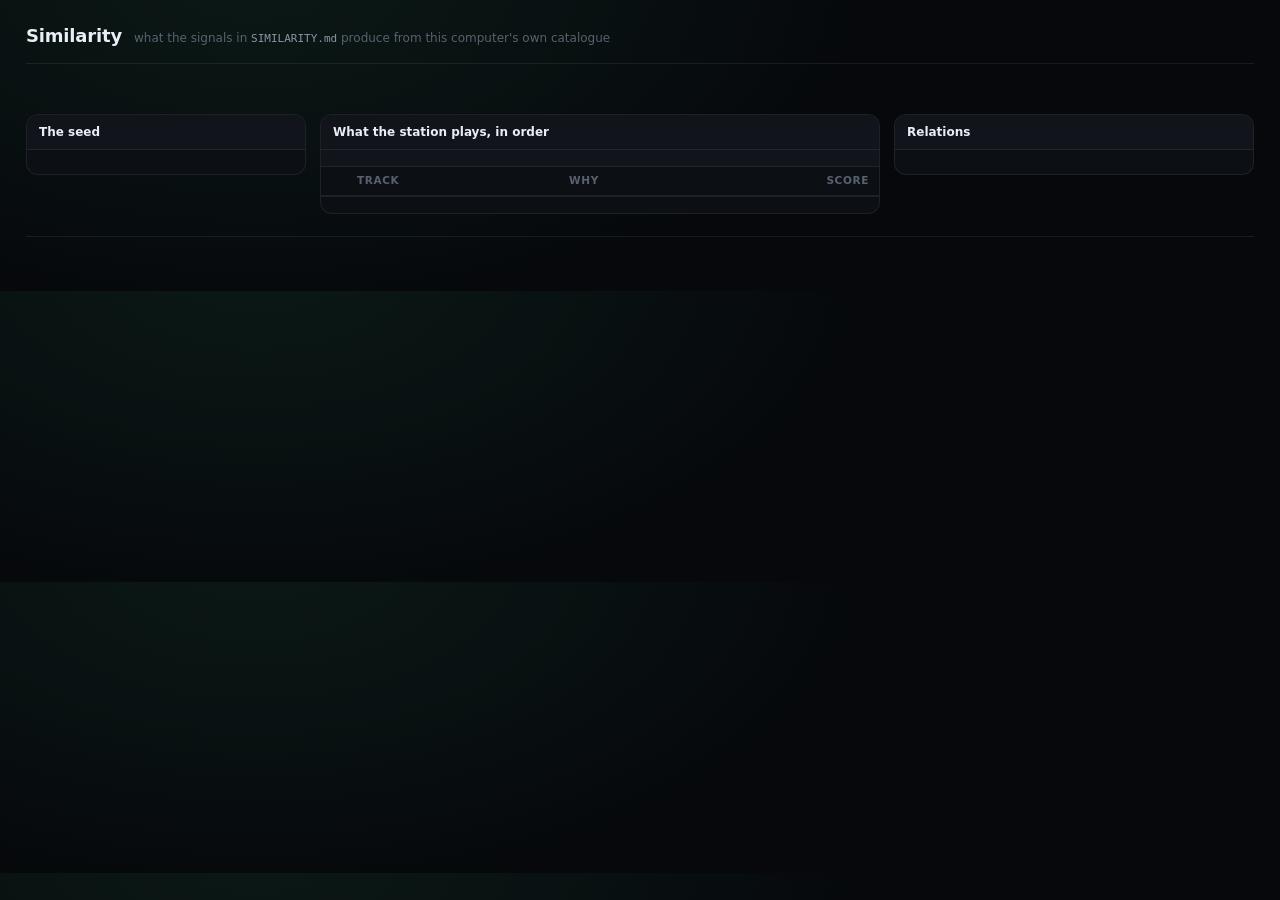
<file: docs/similarity-demo.template.html>
<!doctype html>
<html lang="en">
  <head>
    <meta charset="utf-8" />
    <meta name="viewport" content="width=device-width, initial-scale=1" />
    <title>Deadwax similarity — what the catalogue actually produces</title>
    <style>
      :root {
        --bg: #06080b; --panel: #0c0f14; --raised: #11151b; --sunken: #090c10;
        --line: rgba(255, 255, 255, 0.075); --line-strong: rgba(255, 255, 255, 0.14);
        --text: #e9edf4; --muted: #8d95a5; --dim: #59616f;
        --accent: #43e5a0; --accent-soft: rgba(67, 229, 160, 0.13); --accent-line: rgba(67, 229, 160, 0.3);
        --warn: #f2a93b; --mono: ui-monospace, "Cascadia Mono", Consolas, monospace;
        --album: #43e5a0; --artist: #58c7d8; --co: #f2a93b; --words: #a68bff; --genre: #f2617a; --decade: #7d8798;
      }
      * { box-sizing: border-box; }
      body {
        margin: 0; background: radial-gradient(900px 500px at 20% -10%, rgba(67, 229, 160, 0.08), transparent 70%), var(--bg);
        color: var(--text); font: 13px/1.5 Inter, "Segoe UI", system-ui, sans-serif;
      }
      .wrap { max-width: 1720px; margin: 0 auto; padding: 22px 26px 40px; }
      header.top { display: flex; align-items: baseline; gap: 12px; padding-bottom: 14px; border-bottom: 1px solid var(--line); }
      header.top b { font-size: 18px; letter-spacing: -0.01em; }
      header.top small { color: var(--dim); font-size: 12px; }
      header.top .stamp { margin-inline-start: auto; color: var(--dim); font-family: var(--mono); font-size: 11px; }
      .strip { display: grid; grid-template-columns: repeat(auto-fit, minmax(150px, 1fr)); gap: 10px; margin: 16px 0 18px; }
      .kpi { padding: 10px 12px; background: var(--panel); border: 1px solid var(--line); border-radius: 10px; }
      .kpi span { display: block; color: var(--dim); font-size: 10.5px; letter-spacing: .06em; text-transform: uppercase; }
      .kpi b { font-size: 19px; font-weight: 600; }
      .chips { display: flex; flex-wrap: wrap; gap: 8px; margin-bottom: 16px; }
      .chip {
        padding: 7px 12px; border-radius: 999px; border: 1px solid var(--line); background: transparent;
        color: var(--muted); font: inherit; font-size: 12px; cursor: pointer;
      }
      .chip.on { color: var(--accent); border-color: var(--accent-line); background: var(--accent-soft); }
      .chip small { color: var(--dim); margin-inline-start: 6px; }
      .grid { display: grid; grid-template-columns: minmax(0, 280px) minmax(0, 1fr) minmax(0, 360px); gap: 14px; align-items: start; }
      /* A narrow window puts the relation map under the list rather than leaving
         the station three hundred pixels wide. */
      @media (max-width: 1250px) {
        .grid { grid-template-columns: minmax(0, 240px) minmax(0, 1fr); }
        .grid > section:last-child { grid-column: 1 / -1; }
        .grid > section:last-child #map svg { max-width: 460px; margin: 0 auto; display: block; }
      }
      @media (max-width: 780px) {
        .grid { grid-template-columns: minmax(0, 1fr); }
        .grid > section:last-child { grid-column: auto; }
      }
      .card { background: var(--panel); border: 1px solid var(--line); border-radius: 12px; overflow: hidden; }
      .card > h2 {
        margin: 0; padding: 8px 12px; border-bottom: 1px solid var(--line);
        background: var(--raised); font-size: 12px; font-weight: 600;
      }
      .card .body { padding: 12px; }
      .seed-title { font-size: 15px; font-weight: 600; }
      .seed-sub { color: var(--muted); font-size: 12px; margin-top: 2px; }
      .facts { display: flex; flex-wrap: wrap; gap: 6px; margin-top: 10px; }
      .fact { padding: 1px 8px; border: 1px solid var(--line-strong); border-radius: 999px; color: var(--dim); font-size: 10.5px; }
      .fact.on { color: var(--accent); border-color: var(--accent-line); background: var(--accent-soft); }
      .fact.off { color: var(--warn); border-color: rgba(242, 169, 59, .35); background: rgba(242, 169, 59, .08); }
      .note { margin-top: 12px; color: var(--dim); font-size: 11.5px; line-height: 1.55; }
      .note b { color: var(--muted); font-weight: 600; }
      .modes { display: flex; gap: 6px; padding: 8px 12px; border-bottom: 1px solid var(--line); background: var(--raised); }
      .modes button {
        padding: 3px 9px; border-radius: 7px; border: 1px solid var(--line); background: none;
        color: var(--muted); font: inherit; font-size: 11px; cursor: pointer;
      }
      .modes button.on { color: var(--accent); border-color: var(--accent-line); background: var(--accent-soft); }
      table { width: 100%; border-collapse: collapse; table-layout: fixed; }
      th { padding: 6px 10px; text-align: start; color: var(--dim); font-size: 10.5px; font-weight: 600; letter-spacing: .06em; text-transform: uppercase; border-bottom: 1px solid var(--line); }
      td { padding: 7px 10px; border-bottom: 1px solid var(--line); vertical-align: middle; }
      tr:last-child td { border-bottom: 0; }
      .num { width: 26px; color: var(--dim); font-family: var(--mono); font-size: 11px; }
      .track b { display: block; font-weight: 500; }
      .track small { color: var(--dim); font-size: 11px; }
      .bar { display: flex; height: 8px; border-radius: 999px; overflow: hidden; background: var(--sunken); width: 100%; }
      .bar i { display: block; height: 100%; }
      .score { text-align: end; white-space: nowrap; font-family: var(--mono); font-size: 11px; color: var(--text); }
      .legend { display: flex; flex-wrap: wrap; gap: 12px; padding: 8px 12px; border-top: 1px solid var(--line); color: var(--dim); font-size: 10.5px; }
      .legend i { display: inline-block; width: 8px; height: 8px; border-radius: 2px; margin-inline-end: 5px; }
      .empty { padding: 22px 14px; color: var(--dim); text-align: center; }
      svg .edge { stroke-linecap: round; }
      svg text { fill: var(--dim); font-size: 9px; font-family: var(--mono); }
      .map-legend { display: flex; flex-direction: column; gap: 4px; padding: 0 12px 12px; color: var(--dim); font-size: 10.5px; }
      .map-legend i { display: inline-block; width: 14px; height: 2px; margin-inline-end: 6px; vertical-align: middle; }
      .why { display: flex; flex-wrap: wrap; gap: 4px; margin-top: 5px; }
      .why span { padding: 0 6px; border: 1px solid var(--line-strong); border-radius: 999px; color: var(--dim); font-size: 10px; white-space: nowrap; }
      footer { margin-top: 22px; color: var(--dim); font-size: 11.5px; line-height: 1.6; border-top: 1px solid var(--line); padding-top: 14px; }
      footer b { color: var(--muted); }
      code { color: var(--muted); font-family: var(--mono); font-size: 11px; }
    </style>
  </head>
  <body>
    <div class="wrap">
      <header class="top">
        <b>Similarity</b>
        <small>what the signals in <code>SIMILARITY.md</code> produce from this computer's own catalogue</small>
        <span class="stamp" id="stamp"></span>
      </header>

      <div class="strip" id="strip"></div>
      <div class="chips" id="chips"></div>

      <div class="grid">
        <section class="card">
          <h2>The seed</h2>
          <div class="body" id="seed"></div>
        </section>

        <section class="card">
          <h2>What the station plays, in order</h2>
          <div class="modes" id="modes"></div>
          <table>
            <thead><tr><th class="num"></th><th style="width:38%">Track</th><th style="width:auto">Why</th><th style="width:64px;text-align:end">Score</th></tr></thead>
            <tbody id="rows"></tbody>
          </table>
          <div class="legend" id="legend"></div>
        </section>

        <section class="card">
          <h2>Relations</h2>
          <div class="body" style="padding-bottom:0"><div id="map"></div></div>
          <div class="map-legend" id="mapLegend"></div>
        </section>
      </div>

      <footer id="footer"></footer>
    </div>

    <script id="data" type="application/json">__DATA__</script>
    <script>
      const DATA = JSON.parse(document.getElementById('data').textContent);
      const SIGNALS = [
        ['album', 'same album', 'var(--album)'],
        ['artist', 'same artist', 'var(--artist)'],
        ['co', 'shared playlist', 'var(--co)'],
        ['words', 'shared words', 'var(--words)'],
        ['genre', 'same genre claim', 'var(--genre)'],
        ['decade', 'same decade', 'var(--decade)']
      ];
      let seedIndex = 0;
      let mode = 'mmr';

      const nf = (value) => value.toLocaleString('en-GB');
      const esc = (value) => String(value ?? '').replace(/[&<>"]/g, (c) => ({ '&': '&amp;', '<': '&lt;', '>': '&gt;', '"': '&quot;' }[c]));

      document.getElementById('stamp').textContent = 'read ' + DATA.generatedAt + ' · ' + DATA.inventory.candidates.toLocaleString('en-GB') + ' candidates';

      document.getElementById('strip').innerHTML = [
        ['Announcements in the mirror', nf(DATA.inventory.announcements)],
        ['Distinct files', nf(DATA.inventory.distinctFiles)],
        ['With a live heartbeat', nf(DATA.inventory.withHeartbeat)],
        ['Candidates after filters', nf(DATA.inventory.candidates)],
        ['Playlist members', nf(DATA.inventory.playlistMembers) + ' in ' + DATA.inventory.playlists],
        ['Album claims', nf(DATA.inventory.albumClaims) + ' · ' + nf(DATA.inventory.albumsWithGenre) + ' with a genre'],
        ['Publishers', nf(DATA.inventory.authors)]
      ].map(([label, value]) => `<div class="kpi"><span>${label}</span><b>${value}</b></div>`).join('');

      document.getElementById('chips').innerHTML = DATA.seeds
        .map((seed, index) => `<button class="chip${index === seedIndex ? ' on' : ''}" data-index="${index}">${esc(seed.label)}<small>${seed.station.length} tracks</small></button>`)
        .join('');

      document.querySelectorAll('.chip').forEach((chip) => {
        chip.addEventListener('click', () => {
          seedIndex = Number(chip.dataset.index);
          document.querySelectorAll('.chip').forEach((other) => other.classList.toggle('on', other === chip));
          render();
        });
      });

      document.getElementById('modes').innerHTML = ['mmr', 'raw']
        .map((value) => `<button data-mode="${value}" class="${mode === value ? 'on' : ''}">${value === 'mmr' ? 'with MMR + 6 per artist' : 'score order only'}</button>`)
        .join('');
      document.querySelectorAll('.modes button').forEach((button) => {
        button.addEventListener('click', () => {
          mode = button.dataset.mode;
          document.querySelectorAll('.modes button').forEach((other) => other.classList.toggle('on', other === button));
          render();
        });
      });

      const colourOfSignal = Object.fromEntries(SIGNALS.map(([key, , colour]) => [key, colour]));
      const labelOfSignal = Object.fromEntries(SIGNALS.map(([key, label]) => [key, label]));

      function renderSeed(seed) {
        document.getElementById('seed').innerHTML = `
          <div class="seed-title">${esc(seed.title || '(no title)')}</div>
          <div class="seed-sub">${esc(seed.artist || 'unknown artist')}${seed.album ? ' · ' + esc(seed.album) : ''}</div>
          <div class="facts">
            <span class="fact">${esc(seed.format)}</span>
            <span class="fact${seed.local ? ' on' : ''}">${seed.local ? 'held here' : 'on the network only'}</span>
            <span class="fact">${seed.playlists} playlist${seed.playlists === 1 ? '' : 's'}</span>
            ${seed.genre ? `<span class="fact on">genre: ${esc(seed.genre)}</span>` : '<span class="fact off">no genre claim</span>'}
            ${seed.tags ? `<span class="fact on">author tags: ${esc(seed.tags)}</span>` : '<span class="fact off">no author tags</span>'}
          </div>
          <p class="note">The words this seed is matched on, after the catalogue's own stop list and with its artist and album removed: ${(seed.words || []).map((w) => `<code>${esc(w)}</code>`).join(' ') || '<em>none</em>'}.</p>
          <p class="note"><b>${nf(seed.candidatesAboveFloor)}</b> of ${nf(DATA.inventory.candidates)} candidates scored above the ${DATA.floor} floor, across <b>${seed.artistsAboveFloor}</b> artists. MMR and the six-per-artist cap are what cut that down to what is drawn.</p>
          <p class="note">${seed.station.length ? 'The ordering here is the document\'s §5: score first, then each next pick must be good <em>and</em> not the same record again.' : '<b>Nothing qualified.</b> This file has words the catalogue shares with nobody and no playlist places it beside anything, so a station from it would be empty rather than padded with noise — which is the honest answer the document asks for.'}</p>`;
      }

      function renderRows(seed) {
        const rows = mode === 'mmr' ? seed.station : seed.raw;
        const top = Math.max(0.001, ...rows.map((row) => row.score));
        document.getElementById('rows').innerHTML = rows.length
          ? rows.map((row, index) => {
              const segments = SIGNALS.filter(([key]) => row.parts[key])
                .map(([key]) => `<i style="width:${(row.parts[key] / top) * 100}%;background:${colourOfSignal[key]}" title="${labelOfSignal[key]} ${row.parts[key].toFixed(2)}"></i>`)
                .join('');
              const why = SIGNALS.filter(([key]) => row.parts[key])
                .map(([key]) => `<span>${labelOfSignal[key]}</span>`)
                .join('');
              return `<tr>
                <td class="num">${String(index + 1).padStart(2, '0')}</td>
                <td class="track"><b>${esc(row.title || '(no title)')}</b><small>${esc(row.artist || 'unknown artist')}${row.album ? ' · ' + esc(row.album) : ''}${row.local ? ' · <span style="color:var(--accent)">held here</span>' : ''}</small></td>
                <td><div class="bar">${segments}</div><div class="why">${why}</div></td>
                <td class="score">${row.score.toFixed(2)}</td>
              </tr>`;
            }).join('')
          : '<tr><td colspan="4"><div class="empty">No candidate scored above the floor.</div></td></tr>';
        document.getElementById('legend').innerHTML = SIGNALS
          .map(([key, label]) => `<span><i style="background:${colourOfSignal[key]}"></i>${label} · ${DATA.weights[key].toFixed(2)}</span>`)
          .join('');
      }

      function renderMap(seed) {
        const rows = (mode === 'mmr' ? seed.station : seed.raw).slice(0, 12);
        const width = 340;
        const height = 300;
        const cx = width / 2;
        const cy = height / 2;
        const rings = { album: 0.42, artist: 0.72, other: 1 };
        const placed = rows.map((row, index) => {
          const kind = row.parts.album ? 'album' : row.parts.artist ? 'artist' : 'other';
          const angle = (index / Math.max(1, rows.length)) * Math.PI * 2 - Math.PI / 2;
          const radius = Math.min(width, height) * 0.46 * rings[kind];
          return { row, kind, x: cx + Math.cos(angle) * radius, y: cy + Math.sin(angle) * radius };
        });
        const edgeColour = { album: 'var(--album)', artist: 'var(--artist)', other: 'var(--words)' };
        const lines = placed.map((node) => `<line class="edge" x1="${cx}" y1="${cy}" x2="${node.x}" y2="${node.y}" stroke="${edgeColour[node.kind]}" stroke-opacity="${0.25 + node.row.score / 3}" stroke-width="${0.6 + node.row.score * 1.8}"/>`).join('');
        const dots = placed.map((node) => `<circle cx="${node.x}" cy="${node.y}" r="${2.6 + node.row.score * 2}" fill="${edgeColour[node.kind]}" fill-opacity="0.85"/>`).join('');
        document.getElementById('map').innerHTML = `<svg viewBox="0 0 ${width} ${height}" width="100%" height="${height}" role="img" aria-label="Seed in the centre, candidates around it">
          <circle cx="${cx}" cy="${cy}" r="34" fill="none" stroke="var(--line-strong)" stroke-dasharray="2 3"/>
          <circle cx="${cx}" cy="${cy}" r="9" fill="var(--accent)"/>
          <text x="${cx}" y="${cy + 22}" text-anchor="middle">seed</text>
          ${lines}${dots}
        </svg>`;
        document.getElementById('mapLegend').innerHTML = `
          <span><i style="background:var(--album)"></i>same album · the inner ring</span>
          <span><i style="background:var(--artist)"></i>same artist · the middle ring</span>
          <span><i style="background:var(--words)"></i>words or playlist only · the outer ring</span>
          <span>Edge weight is the score; the first ${Math.min(12, rows.length)} tracks are drawn.</span>`;
      }

      function render() {
        const seed = DATA.seeds[seedIndex];
        renderSeed(seed);
        renderRows(seed);
        renderMap(seed);
        document.getElementById('footer').innerHTML = `
          <b>Everything above is read from <code>napstr.sqlite3</code>, read-only.</b>
          Signals and weights are the document's §4; candidates are live, unblocked files
          (<code>catalogue_seeder.expires_at</code> in the future), scored as
          <code>1.00·album + 0.55·artist + 0.90·co&#770; + 0.35·words + 0.12·genre + 0.04·decade</code>,
          kept above ${DATA.floor}, then thinned by MMR at λ=${DATA.mmr} and a cap of six per artist.
          Genre and decade come from <code>30427</code> claims, so they exist only where somebody made one.
          The word signal reads every field a <code>30421</code> publishes - ${(DATA.inventory.wordFields || ['filename', 'title', 'artist', 'album', 'tags']).map((field) => `<code>${esc(field)}</code>`).join(', ')} -
          because that is exactly what <code>catalogue_search_tokens</code> derives the <code>t</code> tags from; tags are the rare one
          (${nf(DATA.inventory.taggedCandidates || 0)} of ${nf(DATA.inventory.candidates)} candidates carry any).
          Bare numbers are left out of the signal while the index keeps them: a shared <code>12</code> is a track
          position, and it is common enough (2,697 announcements) that idf alone does not neutralise it.
          No fingerprint, no audio analysis: "similar" here means what the catalogue says about a file,
          who made it, and who put it beside what.`;
      }

      render();
    </script>
  </body>
</html>
</file>
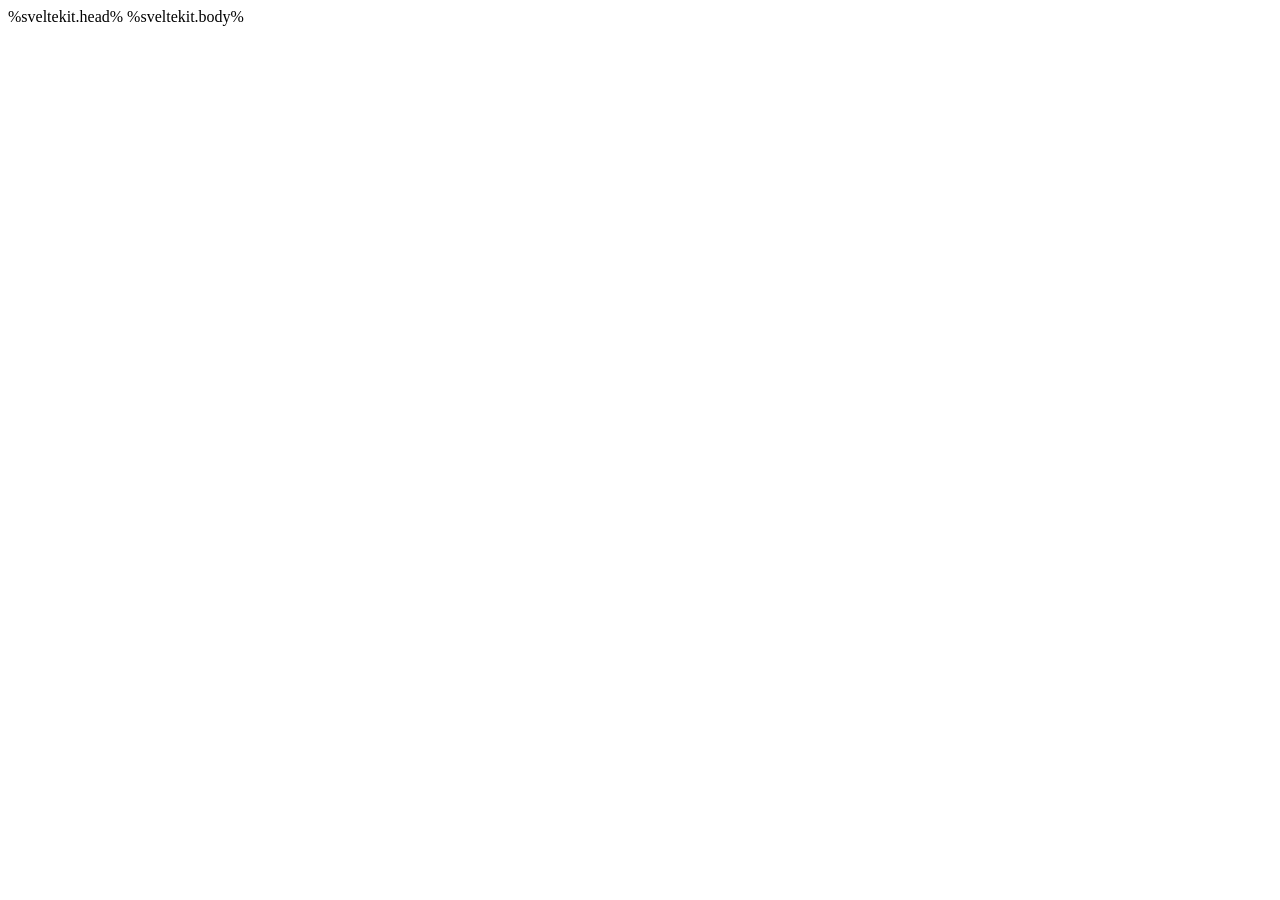
<file: src/app.html>
<!doctype html>
<html lang="en">
  <head>
    <meta charset="utf-8" />
    <meta name="viewport" content="width=device-width, initial-scale=1" />
    <meta name="theme-color" content="#315fa1" />
    <meta name="description" content="Deadwax — peer-to-peer sharing over Nostr and Tor" />
    <link rel="icon" type="image/png" href="/favicon.png" />
    <script>
      // The stored theme is applied before the first paint, otherwise a light-mode
      // window flashes black for as long as Svelte takes to mount.
      (function () {
        try {
          var stored = localStorage.getItem('deadwax-theme');
          var light = stored ? stored === 'light' : window.matchMedia('(prefers-color-scheme: light)').matches;
          document.documentElement.dataset.theme = light ? 'light' : 'dark';
        } catch (error) {
          document.documentElement.dataset.theme = 'dark';
        }
      })();
    </script>
    %sveltekit.head%
  </head>
  <body data-sveltekit-preload-data="hover">
    <div style="display: contents">%sveltekit.body%</div>
  </body>
</html>
</file>
